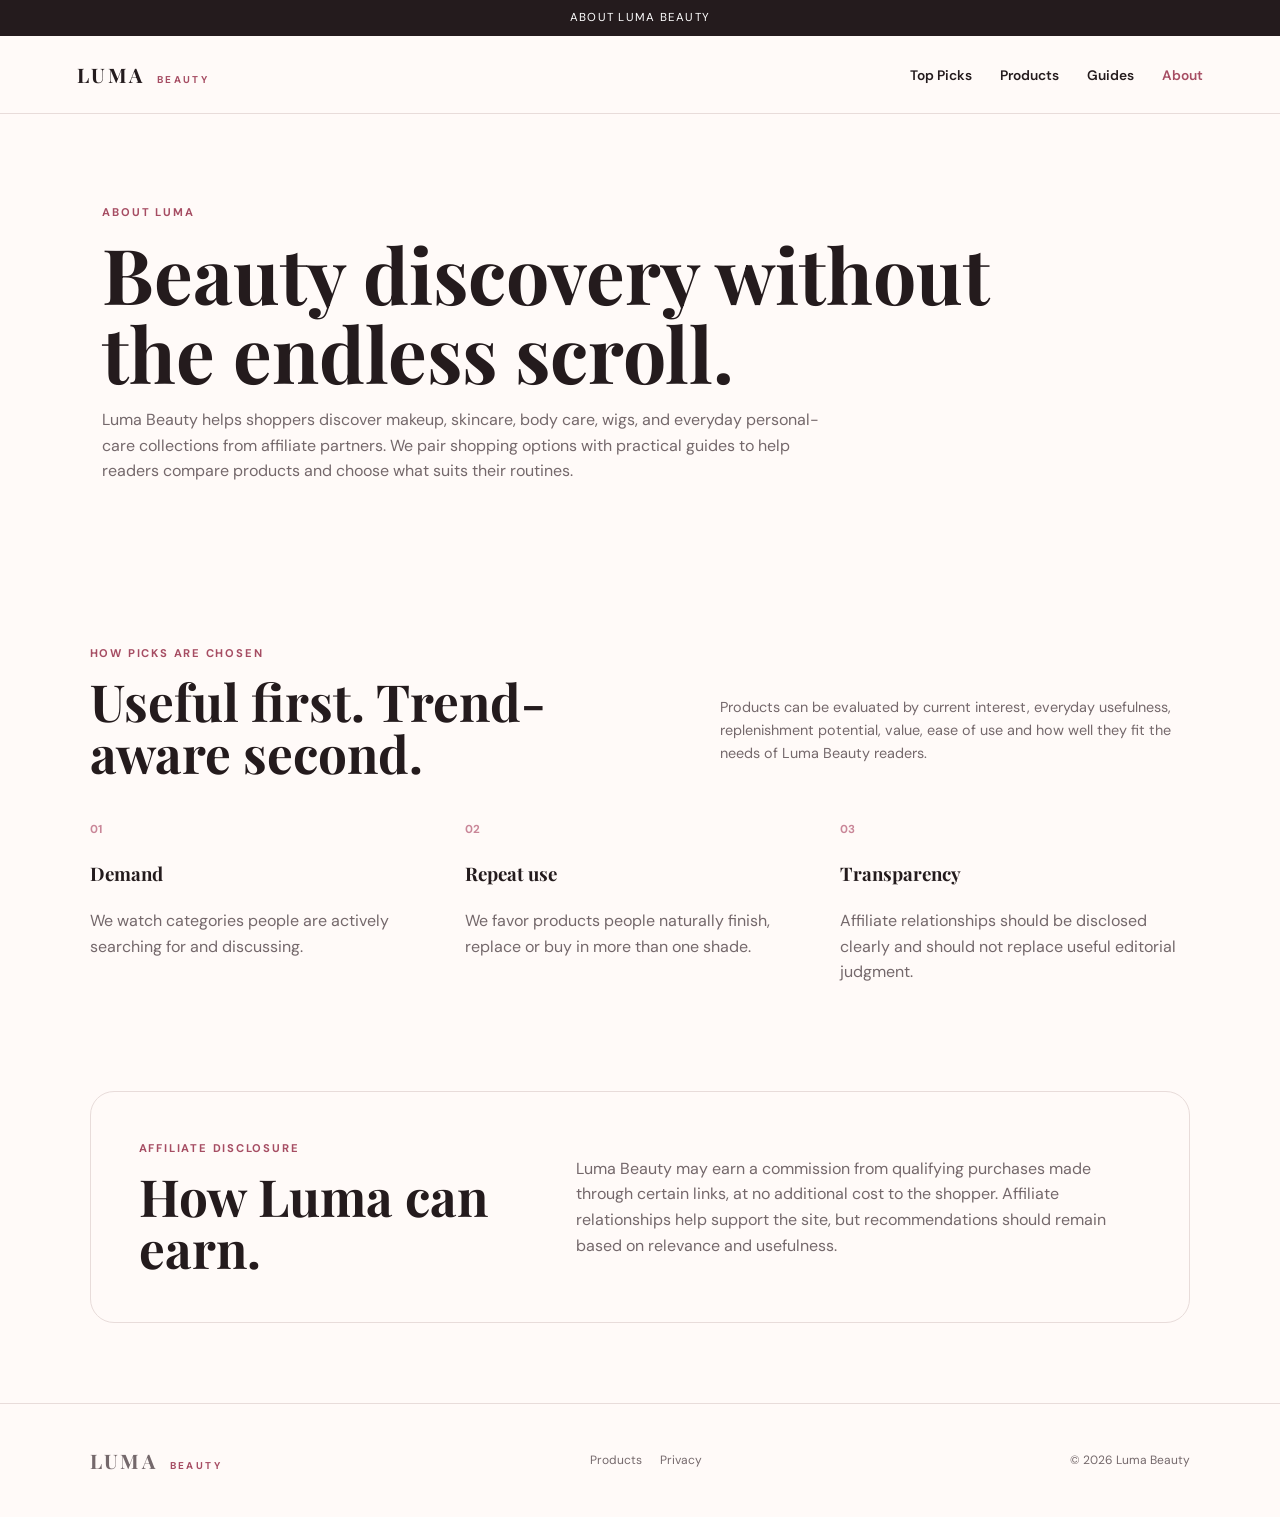
<file: about.html>
<!DOCTYPE html><html lang="en"><head><meta charset="UTF-8"><meta name="viewport" content="width=device-width,initial-scale=1"><meta name="description" content="About Luma Beauty and how products are selected."><title>About | Luma Beauty</title><link rel="preconnect" href="https://fonts.googleapis.com"><link rel="preconnect" href="https://fonts.gstatic.com" crossorigin><link href="https://fonts.googleapis.com/css2?family=DM+Sans:wght@400;500;600;700&family=Playfair+Display:ital,wght@0,600;0,700;1,600&display=swap" rel="stylesheet"><link rel="stylesheet" href="styles.css"></head><body><div class="announcement">ABOUT LUMA BEAUTY</div><header class="site-header"><a class="brand" href="index.html">LUMA <span>BEAUTY</span></a><button class="menu-toggle" aria-label="Toggle navigation" aria-expanded="false">☰</button><nav class="nav-links"><a href="index.html#top-picks">Top Picks</a><a href="products.html">Products</a><a href="index.html#guides">Guides</a><a class="active-nav" href="about.html">About</a></nav></header><main><section class="catalog-hero"><p class="eyebrow">ABOUT LUMA</p><h1>Beauty discovery without the endless scroll.</h1><p>Luma Beauty helps shoppers discover makeup, skincare, body care, wigs, and everyday personal-care collections from affiliate partners. We pair shopping options with practical guides to help readers compare products and choose what suits their routines.</p></section><section class="section"><div class="section-heading"><div><p class="eyebrow">HOW PICKS ARE CHOSEN</p><h2>Useful first. Trend-aware second.</h2></div><p>Products can be evaluated by current interest, everyday usefulness, replenishment potential, value, ease of use and how well they fit the needs of Luma Beauty readers.</p></div><div class="principles" style="color:#241b1d"><div><strong>01</strong><h3>Demand</h3><p style="color:#74686b">We watch categories people are actively searching for and discussing.</p></div><div><strong>02</strong><h3>Repeat use</h3><p style="color:#74686b">We favor products people naturally finish, replace or buy in more than one shade.</p></div><div><strong>03</strong><h3>Transparency</h3><p style="color:#74686b">Affiliate relationships should be disclosed clearly and should not replace useful editorial judgment.</p></div></div></section><section class="disclosure"><div><p class="eyebrow">AFFILIATE DISCLOSURE</p><h2>How Luma can earn.</h2></div><p>Luma Beauty may earn a commission from qualifying purchases made through certain links, at no additional cost to the shopper. Affiliate relationships help support the site, but recommendations should remain based on relevance and usefulness.</p></section></main><footer><a class="brand footer-brand" href="index.html">LUMA <span>BEAUTY</span></a><div class="footer-links"><a href="products.html">Products</a><a href="privacy.html">Privacy</a></div><p>© <span id="year"></span> Luma Beauty</p></footer><script src="script.js"></script><script src="luma-config.js"></script><script src="creator-backend.js"></script></body></html>
</file>
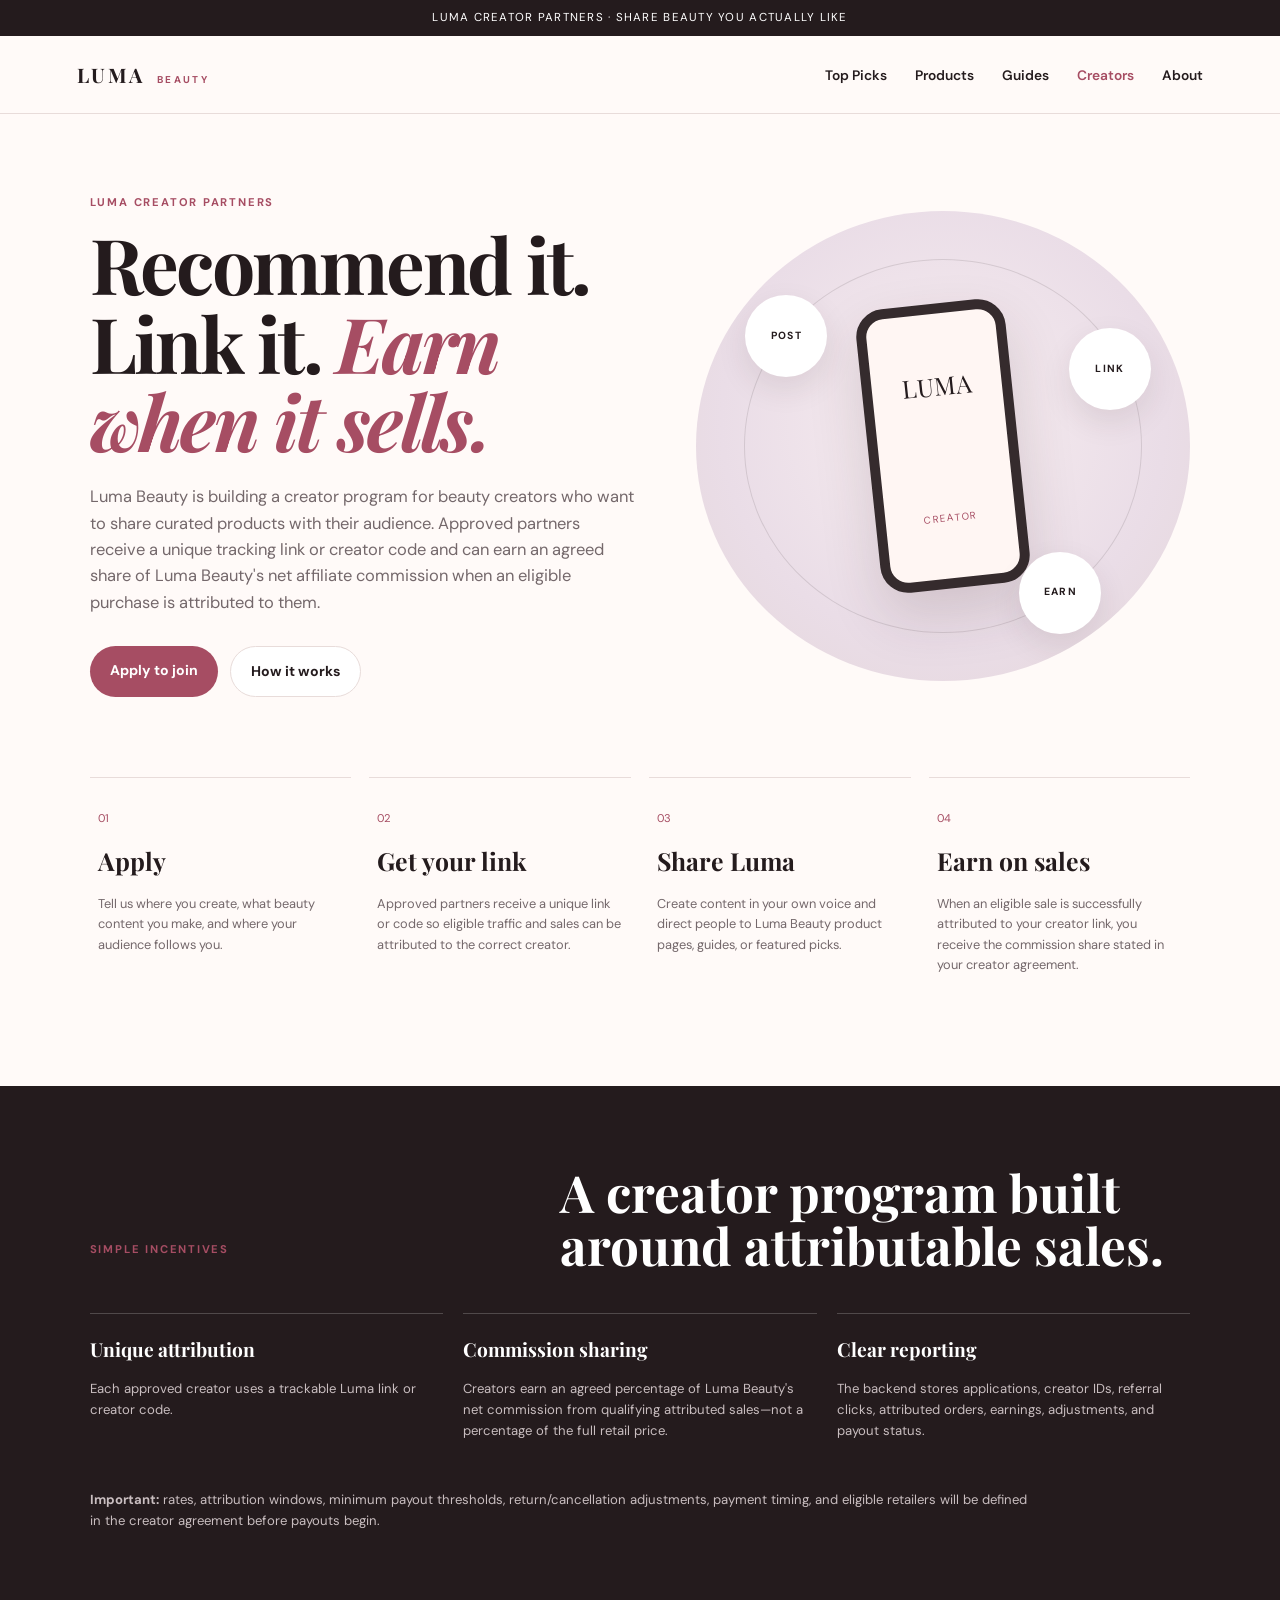
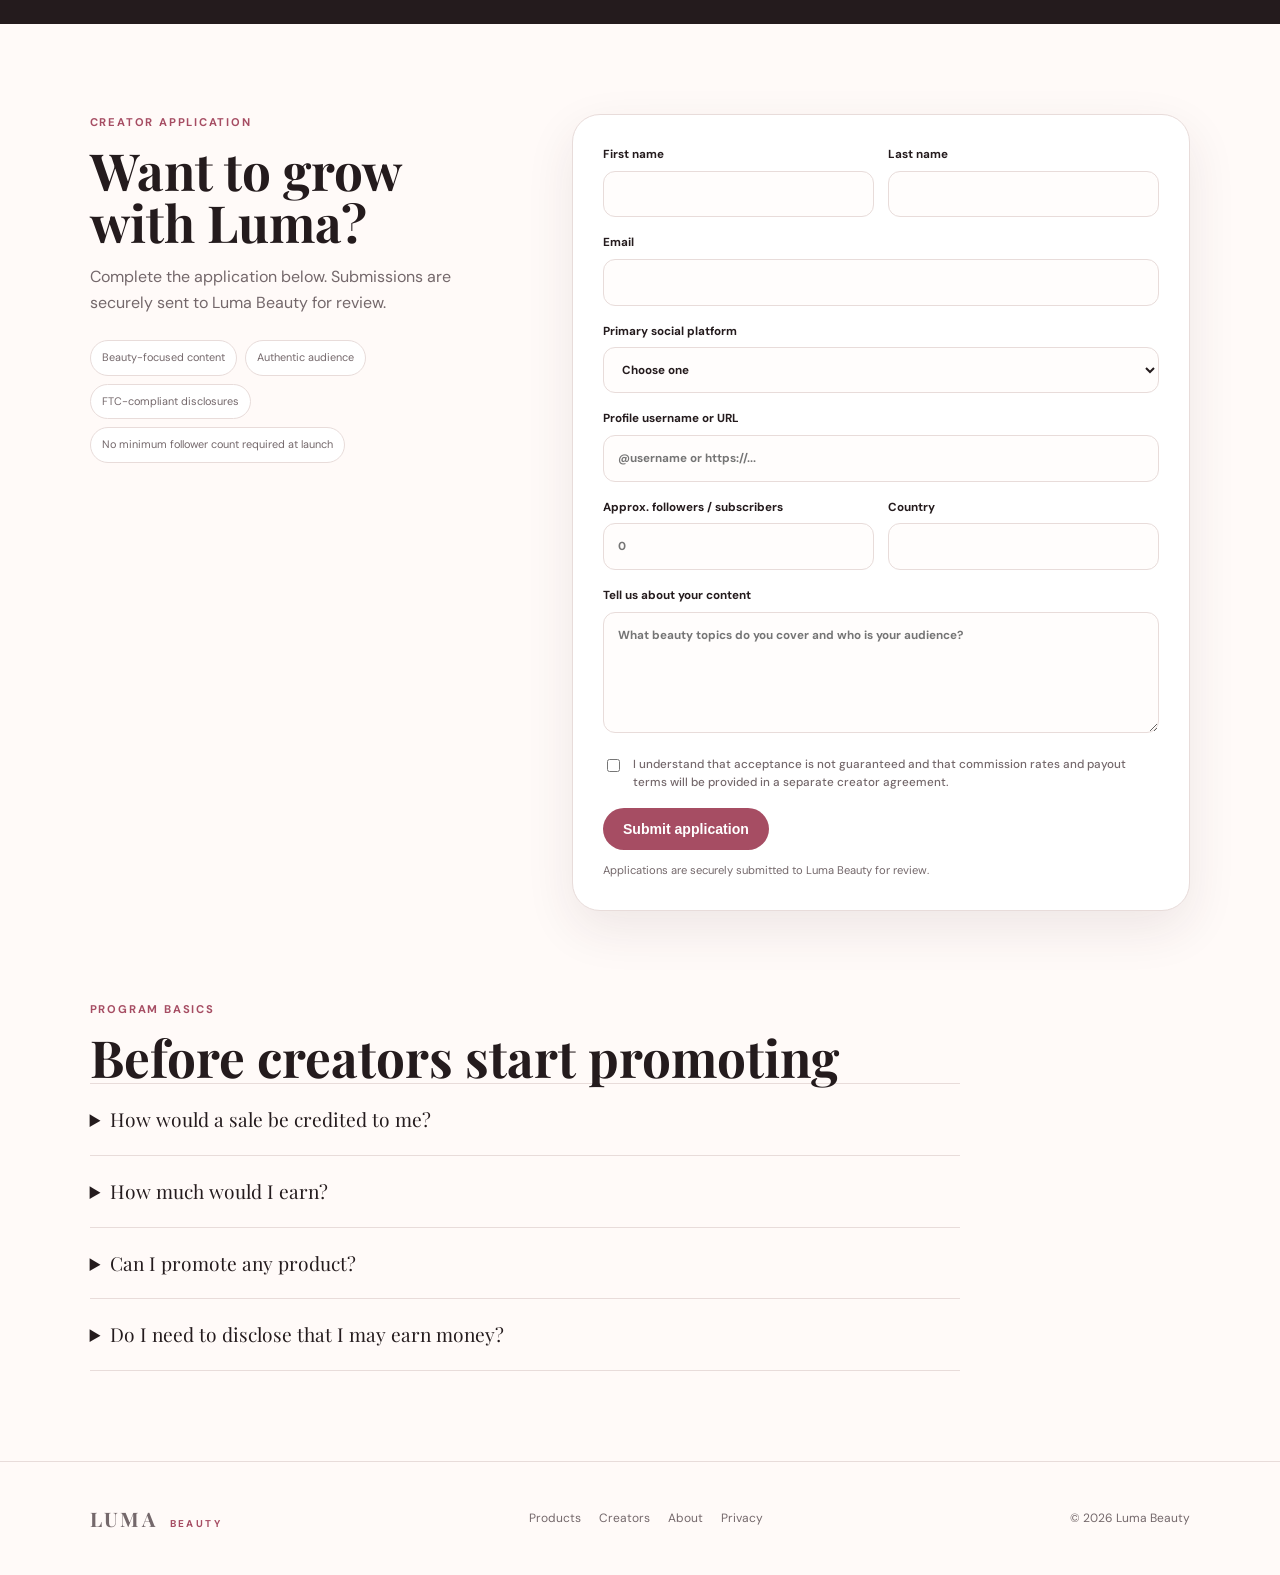
<file: creators.html>
<!DOCTYPE html>
<html lang="en">
<head>
  <meta charset="UTF-8" />
  <meta name="viewport" content="width=device-width, initial-scale=1.0" />
  <meta name="description" content="Apply to become a Luma Beauty Creator Partner and earn a share of Luma Beauty's eligible affiliate commission on attributable sales." />
  <title>Creator Partners | Luma Beauty</title>
  <link rel="preconnect" href="https://fonts.googleapis.com">
  <link rel="preconnect" href="https://fonts.gstatic.com" crossorigin>
  <link href="https://fonts.googleapis.com/css2?family=DM+Sans:wght@400;500;600;700&family=Playfair+Display:ital,wght@0,600;0,700;1,600&display=swap" rel="stylesheet">
  <link rel="stylesheet" href="styles.css" />
  <link rel="stylesheet" href="creator.css" />
</head>
<body>
  <div class="announcement">LUMA CREATOR PARTNERS · SHARE BEAUTY YOU ACTUALLY LIKE</div>
  <header class="site-header">
    <a class="brand" href="index.html">LUMA <span>BEAUTY</span></a>
    <button class="menu-toggle" aria-label="Toggle navigation" aria-expanded="false">☰</button>
    <nav class="nav-links" aria-label="Primary navigation">
      <a href="index.html#top-picks">Top Picks</a><a href="products.html">Products</a><a href="index.html#guides">Guides</a><a class="active-nav" href="creators.html">Creators</a><a href="about.html">About</a>
    </nav>
  </header>
  <main>
    <section class="creator-hero"><div><p class="eyebrow">LUMA CREATOR PARTNERS</p><h1>Recommend it. Link it. <em>Earn when it sells.</em></h1><p class="creator-lead">Luma Beauty is building a creator program for beauty creators who want to share curated products with their audience. Approved partners receive a unique tracking link or creator code and can earn an agreed share of Luma Beauty's net affiliate commission when an eligible purchase is attributed to them.</p><div class="hero-actions"><a class="button button-primary" href="#apply">Apply to join</a><a class="button button-secondary" href="#how-it-works">How it works</a></div></div><div class="creator-orbit" aria-hidden="true"><div class="creator-ring"></div><div class="creator-phone">LUMA<br><span>CREATOR</span></div><div class="creator-bubble bubble-one">POST</div><div class="creator-bubble bubble-two">LINK</div><div class="creator-bubble bubble-three">EARN</div></div></section>
    <section class="creator-steps" id="how-it-works"><article><span>01</span><h2>Apply</h2><p>Tell us where you create, what beauty content you make, and where your audience follows you.</p></article><article><span>02</span><h2>Get your link</h2><p>Approved partners receive a unique link or code so eligible traffic and sales can be attributed to the correct creator.</p></article><article><span>03</span><h2>Share Luma</h2><p>Create content in your own voice and direct people to Luma Beauty product pages, guides, or featured picks.</p></article><article><span>04</span><h2>Earn on sales</h2><p>When an eligible sale is successfully attributed to your creator link, you receive the commission share stated in your creator agreement.</p></article></section>
    <section class="creator-economics"><div><p class="eyebrow">SIMPLE INCENTIVES</p><h2>A creator program built around attributable sales.</h2></div><div class="economics-grid"><div><strong>Unique attribution</strong><p>Each approved creator uses a trackable Luma link or creator code.</p></div><div><strong>Commission sharing</strong><p>Creators earn an agreed percentage of Luma Beauty's net commission from qualifying attributed sales—not a percentage of the full retail price.</p></div><div><strong>Clear reporting</strong><p>The backend stores applications, creator IDs, referral clicks, attributed orders, earnings, adjustments, and payout status.</p></div></div><p class="program-note"><strong>Important:</strong> rates, attribution windows, minimum payout thresholds, return/cancellation adjustments, payment timing, and eligible retailers will be defined in the creator agreement before payouts begin.</p></section>
    <section class="creator-apply" id="apply"><div class="apply-copy"><p class="eyebrow">CREATOR APPLICATION</p><h2>Want to grow with Luma?</h2><p>Complete the application below. Submissions are securely sent to Luma Beauty for review.</p><div class="creator-fit"><span>Beauty-focused content</span><span>Authentic audience</span><span>FTC-compliant disclosures</span><span>No minimum follower count required at launch</span></div></div><form class="creator-form" id="creatorApplication"><div class="field-row"><label>First name<input name="firstName" autocomplete="given-name" required></label><label>Last name<input name="lastName" autocomplete="family-name" required></label></div><label>Email<input type="email" name="email" autocomplete="email" required></label><label>Primary social platform<select name="platform" required><option value="">Choose one</option><option>TikTok</option><option>Instagram</option><option>YouTube</option><option>Pinterest</option><option>Blog / Website</option><option>Other</option></select></label><label>Profile username or URL<input type="text" name="profile" placeholder="@username or https://..." required></label><div class="field-row"><label>Approx. followers / subscribers<input type="number" name="followers" min="0" placeholder="0"></label><label>Country<input name="country" autocomplete="country-name" required></label></div><label>Tell us about your content<textarea name="about" rows="5" placeholder="What beauty topics do you cover and who is your audience?" required></textarea></label><label class="check-field"><input type="checkbox" required><span>I understand that acceptance is not guaranteed and that commission rates and payout terms will be provided in a separate creator agreement.</span></label><button class="button button-primary creator-submit" type="submit">Submit application</button><p class="form-status" id="creatorFormStatus" role="status">Applications are securely submitted to Luma Beauty for review.</p></form></section>
    <section class="creator-faq"><p class="eyebrow">PROGRAM BASICS</p><h2>Before creators start promoting</h2><details><summary>How would a sale be credited to me?</summary><p>Approved creators receive unique tracking links such as <strong>?ref=creatorcode</strong>. Luma stores the creator attribution for a limited attribution window, while final sale confirmation comes from the participating affiliate network or retailer.</p></details><details><summary>How much would I earn?</summary><p>The creator's percentage will be specified in the creator agreement. It is calculated from eligible commission actually received by Luma Beauty, after returns, cancellations, network adjustments, taxes, or other excluded amounts described in the agreement.</p></details><details><summary>Can I promote any product?</summary><p>Creators should only promote products and links that are approved for the program and must follow the advertising, endorsement, affiliate-network, retailer, and platform rules that apply.</p></details><details><summary>Do I need to disclose that I may earn money?</summary><p>Yes. Creator content must use clear disclosures appropriate for the platform and applicable advertising rules.</p></details></section>
  </main>
  <footer><a class="brand footer-brand" href="index.html">LUMA <span>BEAUTY</span></a><div class="footer-links"><a href="products.html">Products</a><a href="creators.html">Creators</a><a href="about.html">About</a><a href="privacy.html">Privacy</a></div><p>© <span id="year"></span> Luma Beauty</p></footer>
  <script src="script.js"></script><script src="luma-config.js"></script><script src="creator-backend.js"></script>
</body>
</html>
</file>
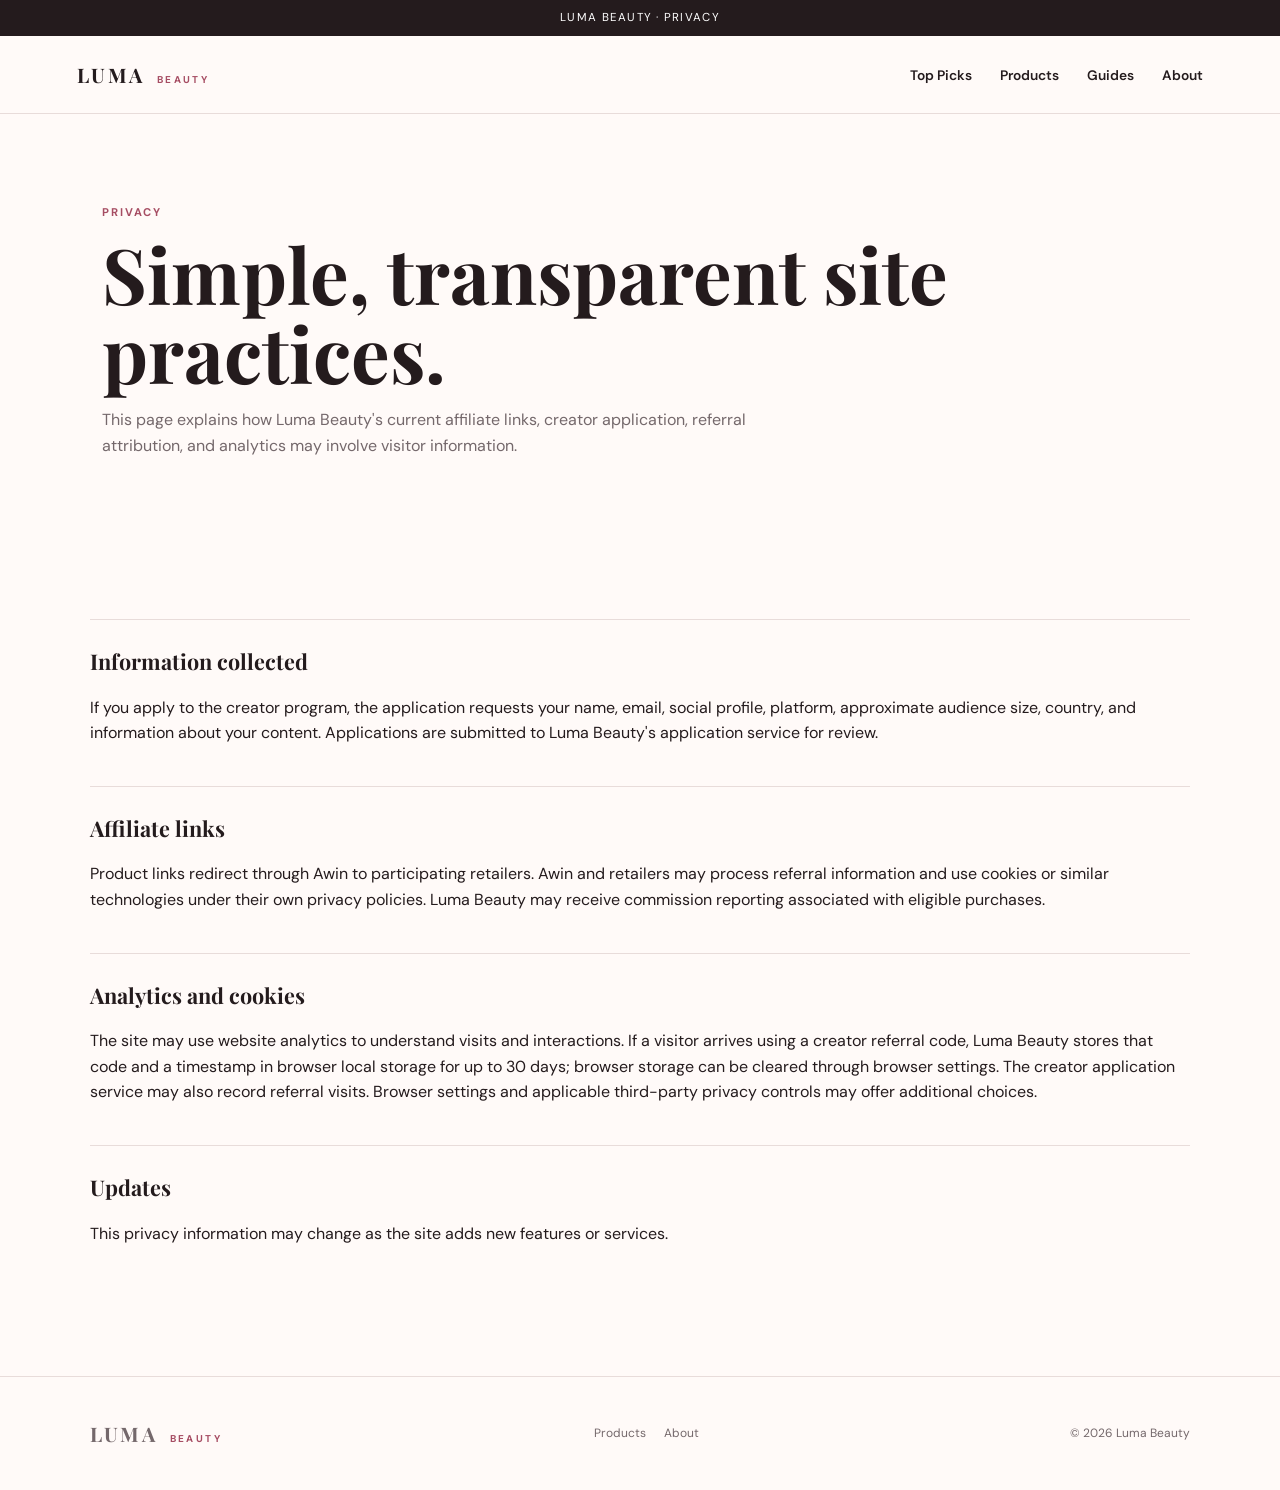
<file: privacy.html>
<!DOCTYPE html><html lang="en"><head><meta charset="UTF-8"><meta name="viewport" content="width=device-width,initial-scale=1"><meta name="description" content="Luma Beauty privacy information."><title>Privacy | Luma Beauty</title><link rel="preconnect" href="https://fonts.googleapis.com"><link rel="preconnect" href="https://fonts.gstatic.com" crossorigin><link href="https://fonts.googleapis.com/css2?family=DM+Sans:wght@400;500;600;700&family=Playfair+Display:ital,wght@0,600;0,700;1,600&display=swap" rel="stylesheet"><link rel="stylesheet" href="styles.css"></head><body><div class="announcement">LUMA BEAUTY · PRIVACY</div><header class="site-header"><a class="brand" href="index.html">LUMA <span>BEAUTY</span></a><button class="menu-toggle" aria-label="Toggle navigation" aria-expanded="false">☰</button><nav class="nav-links"><a href="index.html#top-picks">Top Picks</a><a href="products.html">Products</a><a href="index.html#guides">Guides</a><a href="about.html">About</a></nav></header><main><section class="catalog-hero"><p class="eyebrow">PRIVACY</p><h1>Simple, transparent site practices.</h1><p>This page explains how Luma Beauty's current affiliate links, creator application, referral attribution, and analytics may involve visitor information.</p></section><section class="section"><div class="guide-list"><div style="padding:24px 0;border-bottom:1px solid #e8dcda"><strong>Information collected</strong><p>If you apply to the creator program, the application requests your name, email, social profile, platform, approximate audience size, country, and information about your content. Applications are submitted to Luma Beauty's application service for review.</p></div><div style="padding:24px 0;border-bottom:1px solid #e8dcda"><strong>Affiliate links</strong><p>Product links redirect through Awin to participating retailers. Awin and retailers may process referral information and use cookies or similar technologies under their own privacy policies. Luma Beauty may receive commission reporting associated with eligible purchases.</p></div><div style="padding:24px 0;border-bottom:1px solid #e8dcda"><strong>Analytics and cookies</strong><p>The site may use website analytics to understand visits and interactions. If a visitor arrives using a creator referral code, Luma Beauty stores that code and a timestamp in browser local storage for up to 30 days; browser storage can be cleared through browser settings. The creator application service may also record referral visits. Browser settings and applicable third-party privacy controls may offer additional choices.</p></div><div style="padding:24px 0"><strong>Updates</strong><p>This privacy information may change as the site adds new features or services.</p></div></div></section></main><footer><a class="brand footer-brand" href="index.html">LUMA <span>BEAUTY</span></a><div class="footer-links"><a href="products.html">Products</a><a href="about.html">About</a></div><p>© <span id="year"></span> Luma Beauty</p></footer><script src="script.js"></script></body></html>
</file>
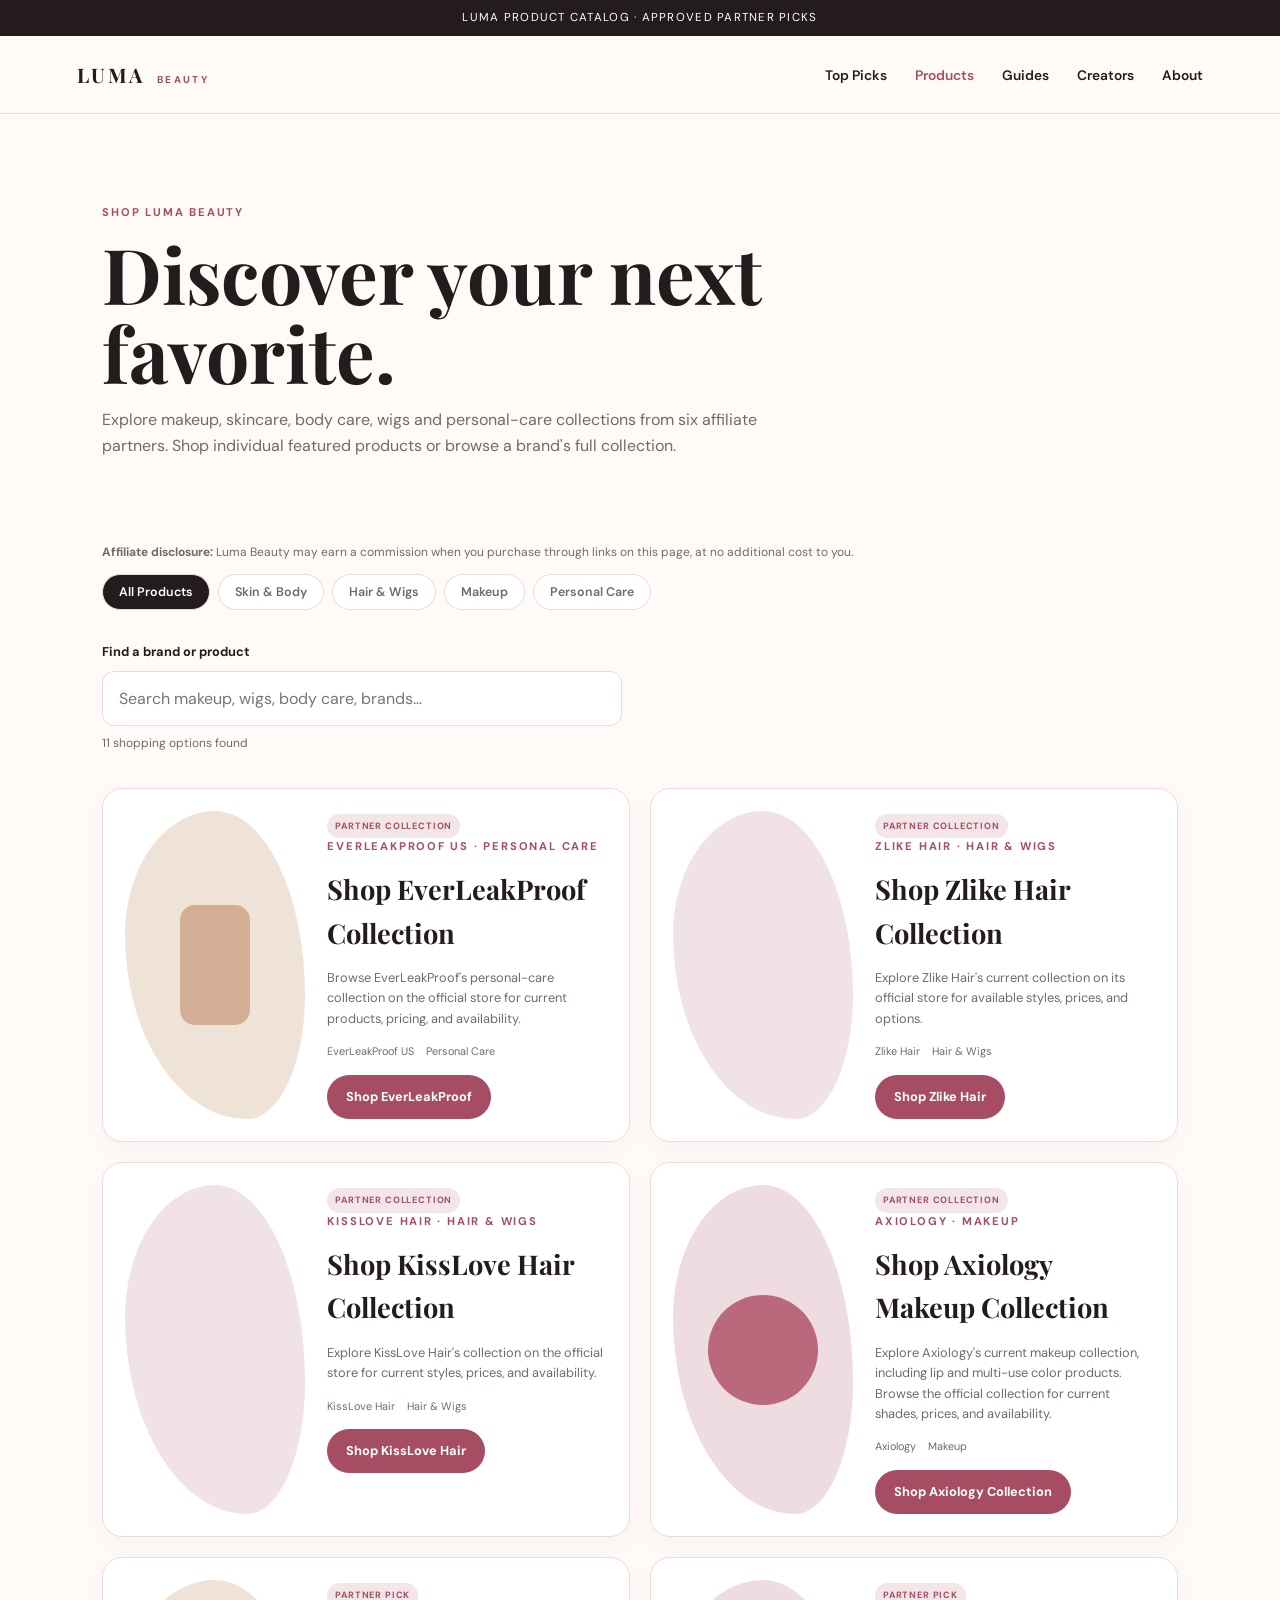
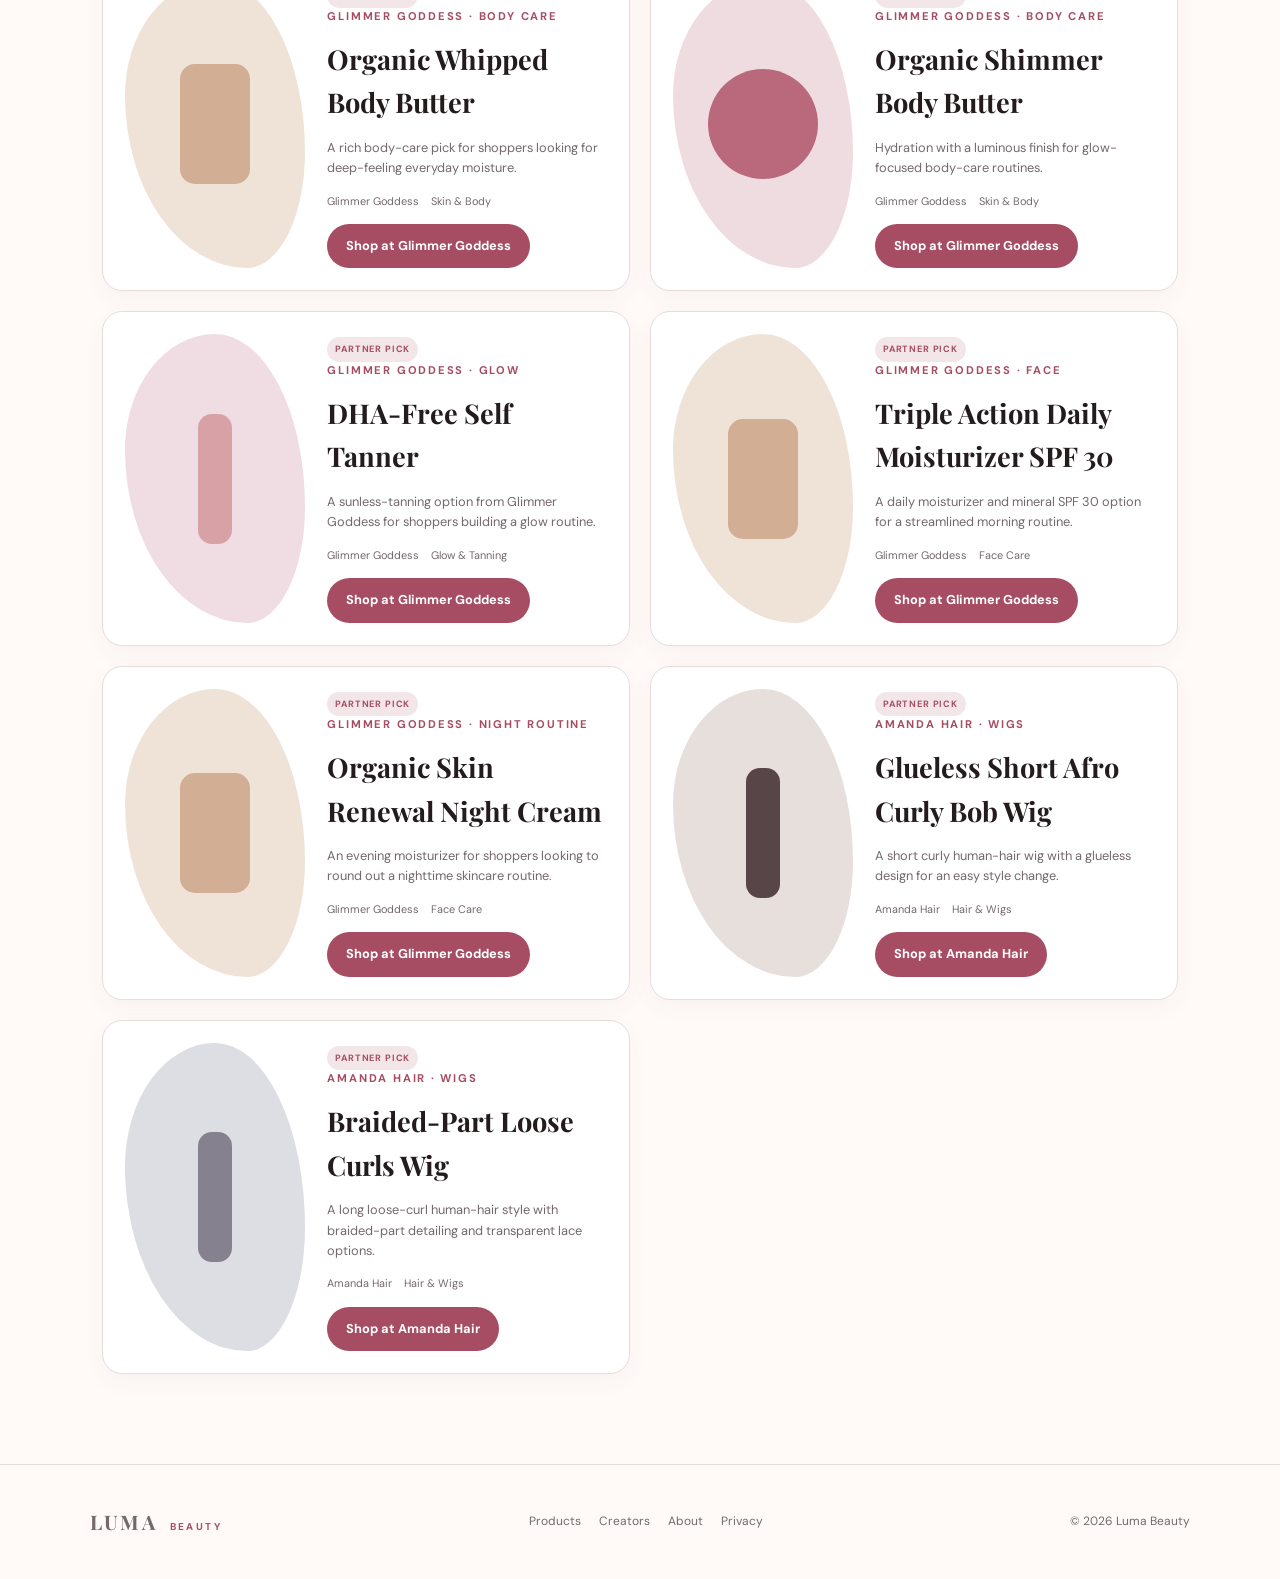
<file: products.html>
<!DOCTYPE html>
<html lang="en">
<head>
  <meta charset="UTF-8" />
  <meta name="viewport" content="width=device-width, initial-scale=1.0" />
  <meta name="description" content="Browse Luma Beauty's makeup, skincare, hair, wigs, body care and personal-care affiliate collections." />
  <title>Shop Makeup, Skincare, Wigs &amp; Body Care | Luma Beauty</title>
  <link rel="canonical" href="https://lumabeautyfashion.com/products.html" />
  <meta property="og:type" content="website" />
  <meta property="og:title" content="Shop Makeup, Skincare, Wigs &amp; Body Care | Luma Beauty" />
  <meta property="og:description" content="Explore makeup, skincare, body care, wigs and personal-care finds from Luma Beauty affiliate partners." />
  <meta property="og:url" content="https://lumabeautyfashion.com/products.html" />
  <link rel="preconnect" href="https://fonts.googleapis.com">
  <link rel="preconnect" href="https://fonts.gstatic.com" crossorigin>
  <link href="https://fonts.googleapis.com/css2?family=DM+Sans:wght@400;500;600;700&family=Playfair+Display:ital,wght@0,600;0,700;1,600&display=swap" rel="stylesheet">
  <link rel="stylesheet" href="styles.css" />
</head>
<body>
  <div class="announcement">LUMA PRODUCT CATALOG · APPROVED PARTNER PICKS</div>
  <header class="site-header">
    <a class="brand" href="index.html">LUMA <span>BEAUTY</span></a>
    <button class="menu-toggle" aria-label="Toggle navigation" aria-expanded="false">☰</button>
    <nav class="nav-links"><a href="index.html#top-picks">Top Picks</a><a class="active-nav" href="products.html">Products</a><a href="index.html#guides">Guides</a><a href="creators.html">Creators</a><a href="about.html">About</a></nav>
  </header>
  <main>
    <section class="catalog-hero">
      <p class="eyebrow">SHOP LUMA BEAUTY</p>
      <h1>Discover your next favorite.</h1>
      <p>Explore makeup, skincare, body care, wigs and personal-care collections from six affiliate partners. Shop individual featured products or browse a brand's full collection.</p>
    </section>
    <section class="catalog-tools">
      <p class="catalog-note"><strong>Affiliate disclosure:</strong> Luma Beauty may earn a commission when you purchase through links on this page, at no additional cost to you.</p>
      <div class="filters" aria-label="Product filters">
        <button class="filter active" data-filter="all">All Products</button>
        <button class="filter" data-filter="skincare">Skin &amp; Body</button>
        <button class="filter" data-filter="hair">Hair &amp; Wigs</button><button class="filter" data-filter="makeup">Makeup</button><button class="filter" data-filter="personal-care">Personal Care</button>
      </div>
    </section>
    <div class="catalog-search-wrap"><label for="catalog-search">Find a brand or product</label><input id="catalog-search" type="search" placeholder="Search makeup, wigs, body care, brands…" autocomplete="off"><p id="catalog-count" aria-live="polite"></p></div><section class="catalog-grid" id="catalog">
      <article class="catalog-item product-card" id="everleakproof-collection" data-category="personal-care"><div class="catalog-art art-skin"><span></span></div><div><span class="priority very-high">PARTNER COLLECTION</span><p class="product-kicker">EVERLEAKPROOF US · PERSONAL CARE</p><h2>Shop EverLeakProof Collection</h2><p>Browse EverLeakProof's personal-care collection on the official store for current products, pricing, and availability.</p><div class="catalog-meta"><span>EverLeakProof US</span><span>Personal Care</span></div><a class="shop-button" href="https://www.awin1.com/cread.php?awinmid=121298&amp;awinaffid=3088753&amp;clickref=everleakproof&amp;clickref2=all-products&amp;ued=https%3A%2F%2Feverleakproof.com%2Fcollections%2Fall" target="_blank" rel="sponsored noopener noreferrer">Shop EverLeakProof</a></div></article>
      <article class="catalog-item product-card" id="zlike-hair-collection" data-category="hair"><div class="catalog-art art-hair"><span></span></div><div><span class="priority very-high">PARTNER COLLECTION</span><p class="product-kicker">ZLIKE HAIR · HAIR &amp; WIGS</p><h2>Shop Zlike Hair Collection</h2><p>Explore Zlike Hair's current collection on its official store for available styles, prices, and options.</p><div class="catalog-meta"><span>Zlike Hair</span><span>Hair &amp; Wigs</span></div><a class="shop-button" href="https://www.awin1.com/cread.php?awinmid=102013&amp;awinaffid=3088753&amp;clickref=zlike-hair&amp;clickref2=all-products&amp;ued=https%3A%2F%2Fzlikehair.com%2Fcollections%2Fall" target="_blank" rel="sponsored noopener noreferrer">Shop Zlike Hair</a></div></article>
      <article class="catalog-item product-card" id="kisslove-hair-collection" data-category="hair"><div class="catalog-art art-hair"><span></span></div><div><span class="priority very-high">PARTNER COLLECTION</span><p class="product-kicker">KISSLOVE HAIR · HAIR &amp; WIGS</p><h2>Shop KissLove Hair Collection</h2><p>Explore KissLove Hair's collection on the official store for current styles, prices, and availability.</p><div class="catalog-meta"><span>KissLove Hair</span><span>Hair &amp; Wigs</span></div><a class="shop-button" href="https://www.awin1.com/cread.php?awinmid=52333&amp;awinaffid=3088753&amp;clickref=kisslove-hair&amp;clickref2=all-products&amp;ued=https%3A%2F%2Fwww.kisslovehair.com%2Fcollections%2Fkisslove-hair" target="_blank" rel="sponsored noopener noreferrer">Shop KissLove Hair</a></div></article>
      <article class="catalog-item product-card" id="axiology-collection" data-category="makeup"><div class="catalog-art art-blush"><span></span></div><div><span class="priority very-high">PARTNER COLLECTION</span><p class="product-kicker">AXIOLOGY · MAKEUP</p><h2>Shop Axiology Makeup Collection</h2><p>Explore Axiology's current makeup collection, including lip and multi-use color products. Browse the official collection for current shades, prices, and availability.</p><div class="catalog-meta"><span>Axiology</span><span>Makeup</span></div><a class="shop-button" href="https://www.awin1.com/cread.php?awinmid=58643&amp;awinaffid=3088753&amp;clickref=axiology&amp;clickref2=all-products&amp;ued=https%3A%2F%2Faxiologybeauty.com%2Fcollections%2Fall" target="_blank" rel="sponsored noopener noreferrer">Shop Axiology Collection</a></div></article>
      <article class="catalog-item product-card" id="whipped-body-butter" data-category="skincare"><div class="catalog-art art-skin"><span></span></div><div><span class="priority very-high">PARTNER PICK</span><p class="product-kicker">GLIMMER GODDESS · BODY CARE</p><h2>Organic Whipped Body Butter</h2><p>A rich body-care pick for shoppers looking for deep-feeling everyday moisture.</p><div class="catalog-meta"><span>Glimmer Goddess</span><span>Skin &amp; Body</span></div><a class="shop-button" href="https://www.awin1.com/cread.php?awinmid=96981&amp;awinaffid=3088753&amp;campaign=Showcase20&amp;clickref=skincare&amp;clickref2=whipped-body-butter&amp;ued=https%3A%2F%2Fglimmergoddess.com%2Fproducts%2Forganic-whipped-body-butter-for-extremely-dry-skin" target="_blank" rel="sponsored noopener">Shop at Glimmer Goddess</a></div></article>
      <article class="catalog-item product-card" id="shimmer-body-butter" data-category="skincare"><div class="catalog-art art-blush"><span></span></div><div><span class="priority very-high">PARTNER PICK</span><p class="product-kicker">GLIMMER GODDESS · BODY CARE</p><h2>Organic Shimmer Body Butter</h2><p>Hydration with a luminous finish for glow-focused body-care routines.</p><div class="catalog-meta"><span>Glimmer Goddess</span><span>Skin &amp; Body</span></div><a class="shop-button" href="https://www.awin1.com/cread.php?awinmid=96981&amp;awinaffid=3088753&amp;campaign=Showcase20&amp;clickref=skincare&amp;clickref2=shimmer-body-butter&amp;ued=https%3A%2F%2Fglimmergoddess.com%2Fproducts%2Forganic-shimmer-body-butter-radiant-deep-hydration" target="_blank" rel="sponsored noopener">Shop at Glimmer Goddess</a></div></article>
      <article class="catalog-item product-card" id="dha-free-self-tanner" data-category="skincare"><div class="catalog-art art-oil"><span></span></div><div><span class="priority high">PARTNER PICK</span><p class="product-kicker">GLIMMER GODDESS · GLOW</p><h2>DHA-Free Self Tanner</h2><p>A sunless-tanning option from Glimmer Goddess for shoppers building a glow routine.</p><div class="catalog-meta"><span>Glimmer Goddess</span><span>Glow &amp; Tanning</span></div><a class="shop-button" href="https://www.awin1.com/cread.php?awinmid=96981&amp;awinaffid=3088753&amp;campaign=Showcase20&amp;clickref=skincare&amp;clickref2=dha-free-self-tanner&amp;ued=https%3A%2F%2Fglimmergoddess.com%2Fproducts%2Forganic-dha-free-natural-sunless-tanner-build-a-luscious-golden-tan" target="_blank" rel="sponsored noopener">Shop at Glimmer Goddess</a></div></article>
      <article class="catalog-item product-card" id="spf30-moisturizer" data-category="skincare"><div class="catalog-art art-skin"><span></span></div><div><span class="priority high">PARTNER PICK</span><p class="product-kicker">GLIMMER GODDESS · FACE</p><h2>Triple Action Daily Moisturizer SPF 30</h2><p>A daily moisturizer and mineral SPF 30 option for a streamlined morning routine.</p><div class="catalog-meta"><span>Glimmer Goddess</span><span>Face Care</span></div><a class="shop-button" href="https://www.awin1.com/cread.php?awinmid=96981&amp;awinaffid=3088753&amp;campaign=Showcase20&amp;clickref=skincare&amp;clickref2=spf30-moisturizer&amp;ued=https%3A%2F%2Fglimmergoddess.com%2Fproducts%2Ftriple-action-daily-moisturizer-organic-spf-30" target="_blank" rel="sponsored noopener">Shop at Glimmer Goddess</a></div></article>
      <article class="catalog-item product-card" id="night-cream" data-category="skincare"><div class="catalog-art art-concealer"><span></span></div><div><span class="priority high">PARTNER PICK</span><p class="product-kicker">GLIMMER GODDESS · NIGHT ROUTINE</p><h2>Organic Skin Renewal Night Cream</h2><p>An evening moisturizer for shoppers looking to round out a nighttime skincare routine.</p><div class="catalog-meta"><span>Glimmer Goddess</span><span>Face Care</span></div><a class="shop-button" href="https://www.awin1.com/cread.php?awinmid=96981&amp;awinaffid=3088753&amp;campaign=Showcase20&amp;clickref=skincare&amp;clickref2=night-cream&amp;ued=https%3A%2F%2Fglimmergoddess.com%2Fproducts%2Forganic-skin-renewal-night-face-cream-hydrates-lifts" target="_blank" rel="sponsored noopener">Shop at Glimmer Goddess</a></div></article>
      <article class="catalog-item product-card" id="afro-curly-bob" data-category="hair"><div class="catalog-art art-brow"><span></span></div><div><span class="priority very-high">PARTNER PICK</span><p class="product-kicker">AMANDA HAIR · WIGS</p><h2>Glueless Short Afro Curly Bob Wig</h2><p>A short curly human-hair wig with a glueless design for an easy style change.</p><div class="catalog-meta"><span>Amanda Hair</span><span>Hair &amp; Wigs</span></div><a class="shop-button" href="https://www.awin1.com/cread.php?awinmid=98061&amp;awinaffid=3088753&amp;clickref=hair&amp;clickref2=afro-curly-bob&amp;ued=https%3A%2F%2Famandahairs.com%2Fproducts%2Fglueless-short-afro-curly-bob-wig-13-4-4-4-brazilian-curly-hair-bob-wigsamanda-hair" target="_blank" rel="sponsored noopener">Shop at Amanda Hair</a></div></article>
      <article class="catalog-item product-card" id="braided-loose-curls" data-category="hair"><div class="catalog-art art-shadow"><span></span></div><div><span class="priority very-high">PARTNER PICK</span><p class="product-kicker">AMANDA HAIR · WIGS</p><h2>Braided-Part Loose Curls Wig</h2><p>A long loose-curl human-hair style with braided-part detailing and transparent lace options.</p><div class="catalog-meta"><span>Amanda Hair</span><span>Hair &amp; Wigs</span></div><a class="shop-button" href="https://www.awin1.com/cread.php?awinmid=98061&amp;awinaffid=3088753&amp;clickref=hair&amp;clickref2=braided-loose-curls&amp;ued=https%3A%2F%2Famandahairs.com%2Fproducts%2Fglueless-exquisite-long-loose-curls-human-hair-wig-with-braided-parting-natural-black-100-human-hair-clear-transparent-lace-front-closure-wig-amanda-hair" target="_blank" rel="sponsored noopener">Shop at Amanda Hair</a></div></article>
    </section><p class="catalog-empty" id="catalog-empty" hidden>No matching products found. Try a different search or category.</p>
  </main>
  <footer><a class="brand footer-brand" href="index.html">LUMA <span>BEAUTY</span></a><div class="footer-links"><a href="products.html">Products</a><a href="creators.html">Creators</a><a href="about.html">About</a><a href="privacy.html">Privacy</a></div><p>© <span id="year"></span> Luma Beauty</p></footer>
  <script src="script.js"></script>
  <script src="luma-config.js"></script>
  <script src="creator-backend.js"></script>
</body>
</html>
</file>
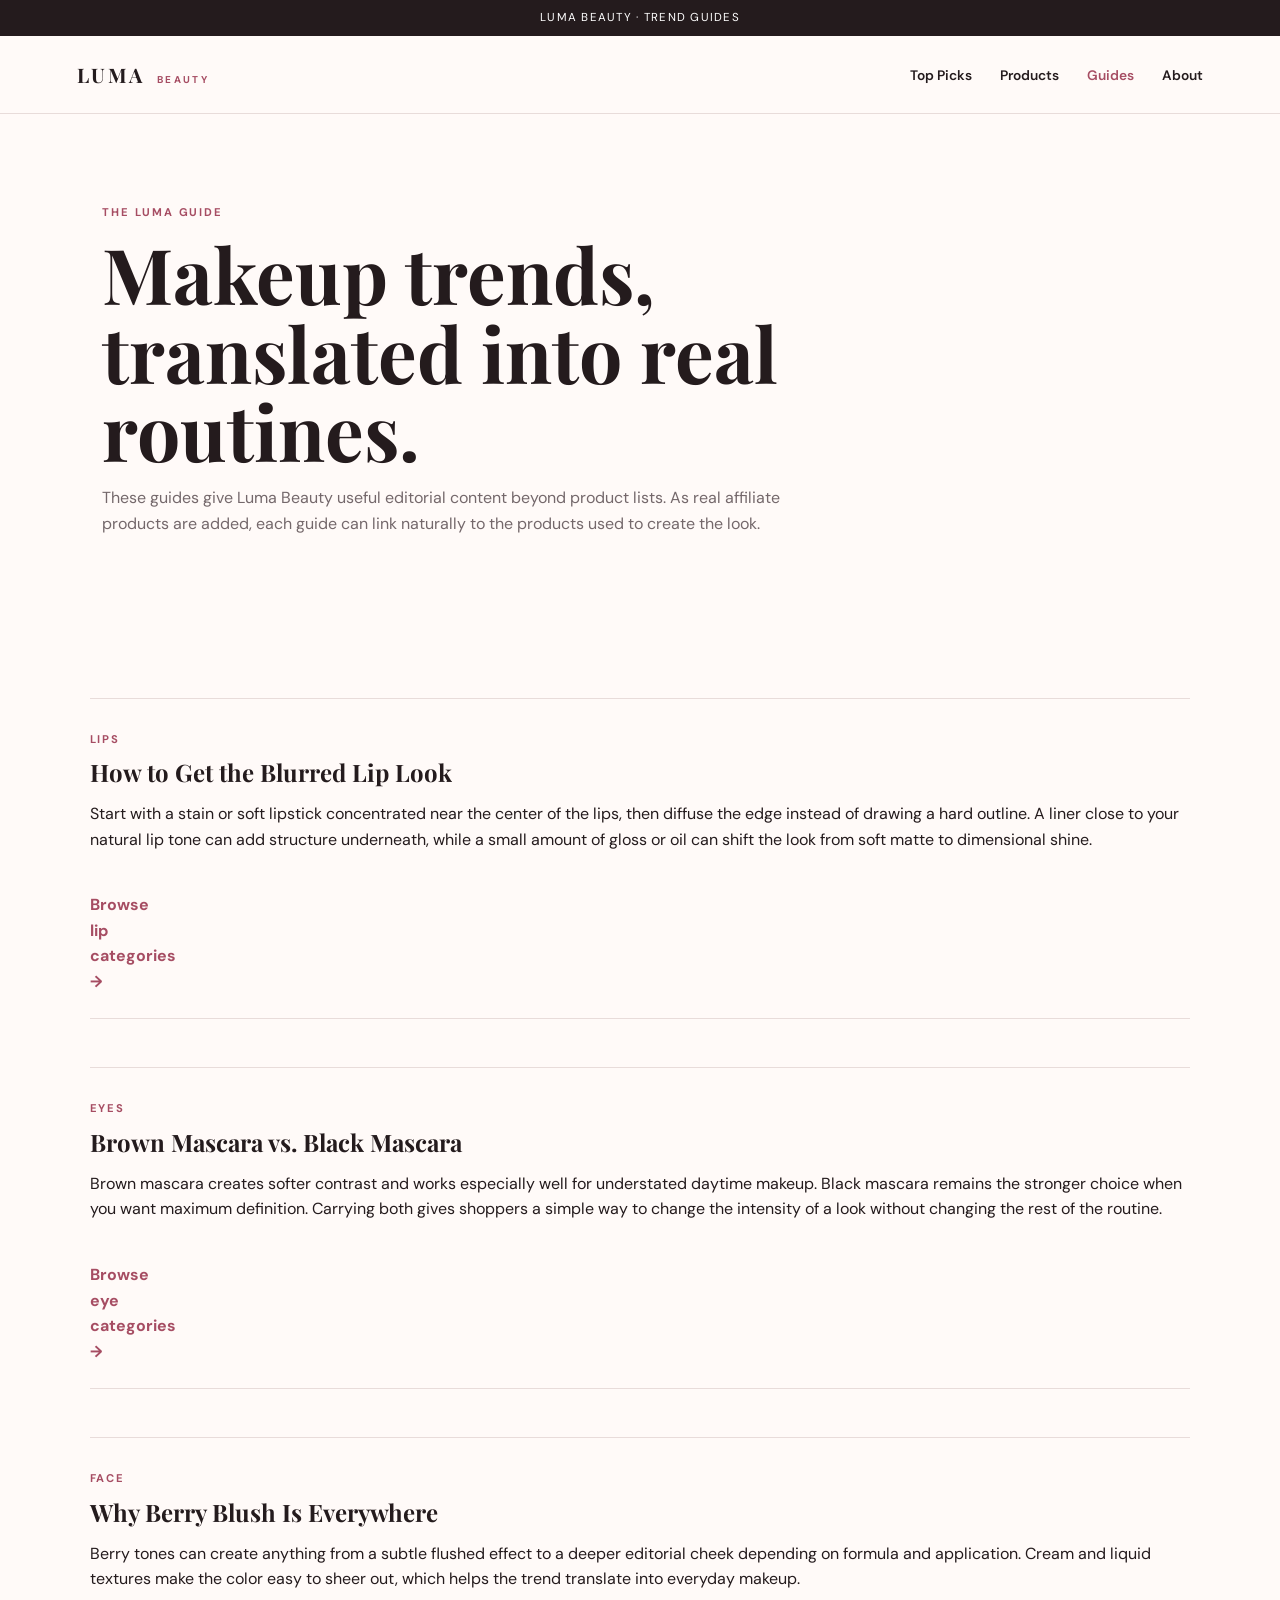
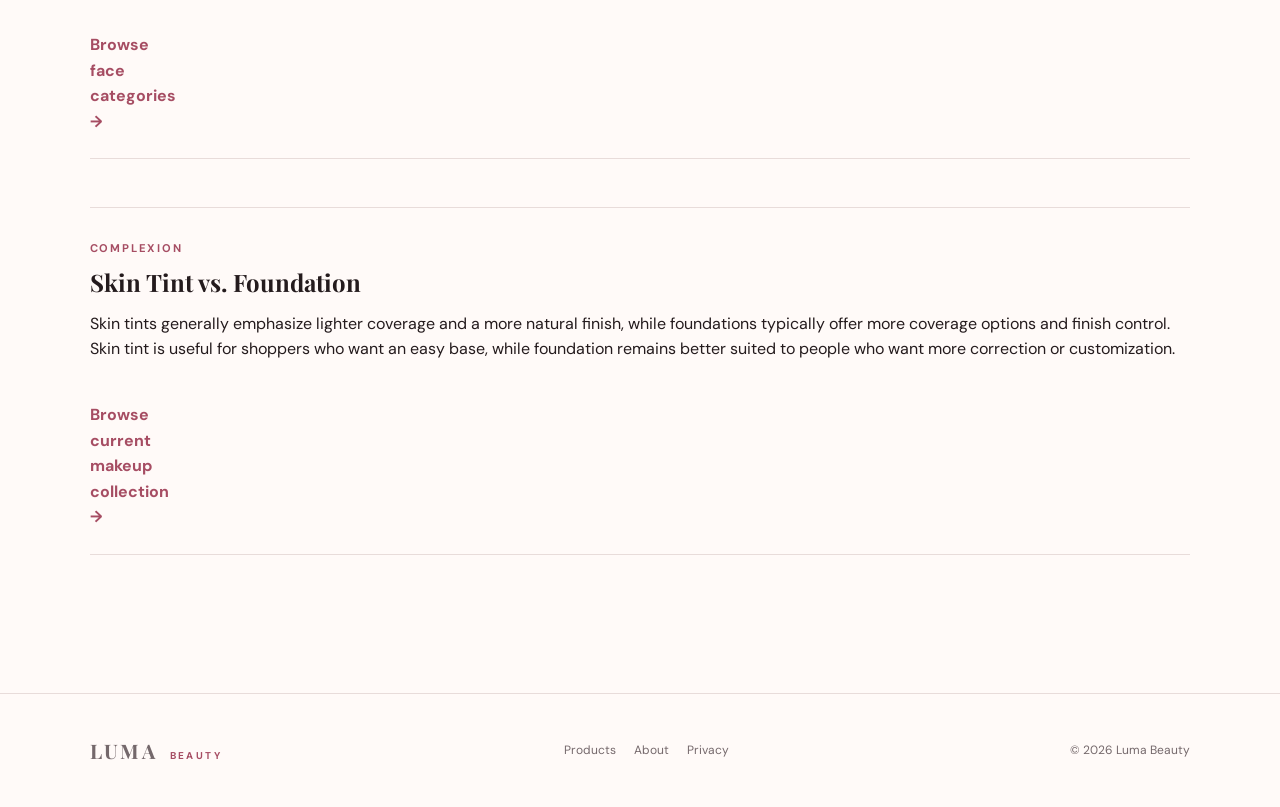
<file: trends.html>
<!DOCTYPE html><html lang="en"><head><meta charset="UTF-8"><meta name="viewport" content="width=device-width,initial-scale=1"><meta name="description" content="Luma Beauty guides to current makeup trends including blurred lips, berry blush, brown mascara and skin tints."><title>Beauty Guides | Luma Beauty</title><link rel="preconnect" href="https://fonts.googleapis.com"><link rel="preconnect" href="https://fonts.gstatic.com" crossorigin><link href="https://fonts.googleapis.com/css2?family=DM+Sans:wght@400;500;600;700&family=Playfair+Display:ital,wght@0,600;0,700;1,600&display=swap" rel="stylesheet"><link rel="stylesheet" href="styles.css"></head><body><div class="announcement">LUMA BEAUTY · TREND GUIDES</div><header class="site-header"><a class="brand" href="index.html">LUMA <span>BEAUTY</span></a><button class="menu-toggle" aria-label="Toggle navigation" aria-expanded="false">☰</button><nav class="nav-links"><a href="index.html#top-picks">Top Picks</a><a href="products.html">Products</a><a class="active-nav" href="trends.html">Guides</a><a href="about.html">About</a></nav></header><main><section class="catalog-hero"><p class="eyebrow">THE LUMA GUIDE</p><h1>Makeup trends, translated into real routines.</h1><p>These guides give Luma Beauty useful editorial content beyond product lists. As real affiliate products are added, each guide can link naturally to the products used to create the look.</p></section><section class="section"><div class="guide-list"><article id="blurred-lips" style="padding:32px 0;border-bottom:1px solid #e8dcda"><p class="eyebrow">LIPS</p><h2>How to Get the Blurred Lip Look</h2><p>Start with a stain or soft lipstick concentrated near the center of the lips, then diffuse the edge instead of drawing a hard outline. A liner close to your natural lip tone can add structure underneath, while a small amount of gloss or oil can shift the look from soft matte to dimensional shine.</p><p><a href="products.html?category=makeup" style="color:#a64d63;font-weight:700">Browse lip categories →</a></p></article><article id="brown-mascara" style="padding:32px 0;border-bottom:1px solid #e8dcda"><p class="eyebrow">EYES</p><h2>Brown Mascara vs. Black Mascara</h2><p>Brown mascara creates softer contrast and works especially well for understated daytime makeup. Black mascara remains the stronger choice when you want maximum definition. Carrying both gives shoppers a simple way to change the intensity of a look without changing the rest of the routine.</p><p><a href="products.html?category=makeup" style="color:#a64d63;font-weight:700">Browse eye categories →</a></p></article><article id="berry-blush" style="padding:32px 0;border-bottom:1px solid #e8dcda"><p class="eyebrow">FACE</p><h2>Why Berry Blush Is Everywhere</h2><p>Berry tones can create anything from a subtle flushed effect to a deeper editorial cheek depending on formula and application. Cream and liquid textures make the color easy to sheer out, which helps the trend translate into everyday makeup.</p><p><a href="products.html?category=makeup" style="color:#a64d63;font-weight:700">Browse face categories →</a></p></article><article id="skin-tint" style="padding:32px 0"><p class="eyebrow">COMPLEXION</p><h2>Skin Tint vs. Foundation</h2><p>Skin tints generally emphasize lighter coverage and a more natural finish, while foundations typically offer more coverage options and finish control. Skin tint is useful for shoppers who want an easy base, while foundation remains better suited to people who want more correction or customization.</p><p><a href="products.html#axiology-collection" style="color:#a64d63;font-weight:700">Browse current makeup collection →</a></p></article></div></section></main><footer><a class="brand footer-brand" href="index.html">LUMA <span>BEAUTY</span></a><div class="footer-links"><a href="products.html">Products</a><a href="about.html">About</a><a href="privacy.html">Privacy</a></div><p>© <span id="year"></span> Luma Beauty</p></footer><script src="script.js"></script><script src="luma-config.js"></script><script src="creator-backend.js"></script></body></html>
</file>
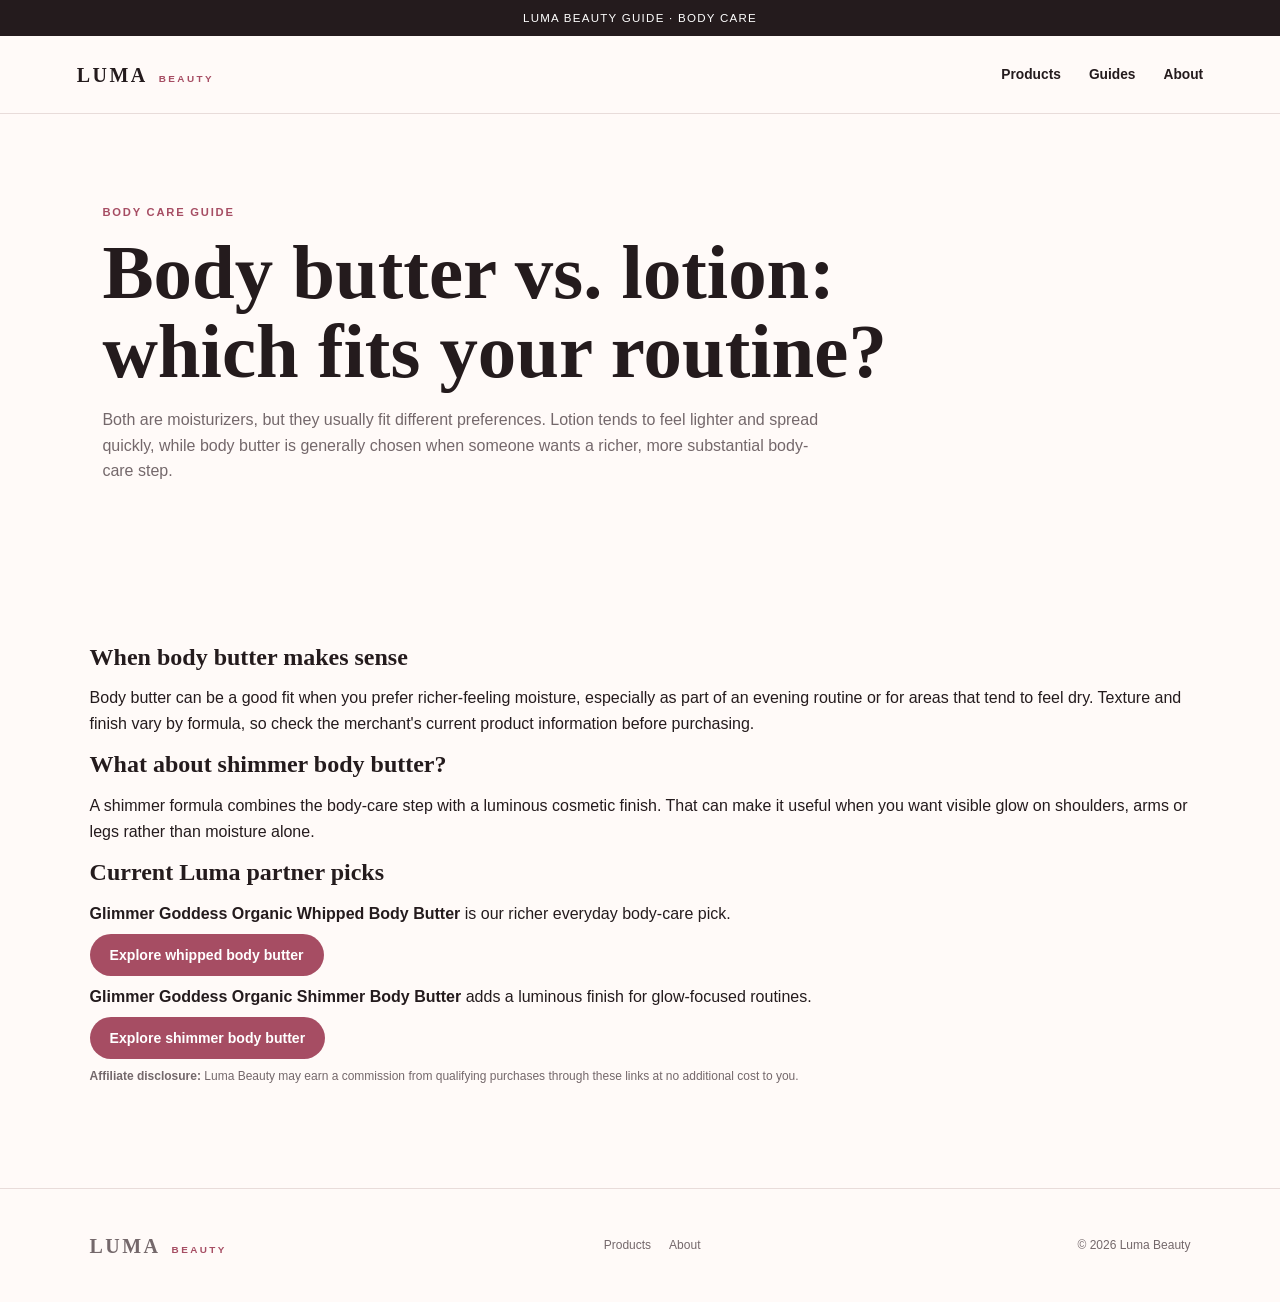
<file: guides/body-butter-vs-lotion.html>
<!DOCTYPE html><html lang="en"><head><meta charset="UTF-8"><meta name="viewport" content="width=device-width,initial-scale=1"><title>Body Butter vs Lotion: Which Should You Use? | Luma Beauty</title><meta name="description" content="Learn the practical difference between body butter and lotion and explore Luma Beauty's current Glimmer Goddess body-care partner picks."><link rel="canonical" href="https://lumabeautyfashion.com/guides/body-butter-vs-lotion.html"><link rel="stylesheet" href="../styles.css"><script type="application/ld+json">{"@context":"https://schema.org","@type":"Article","headline":"Body Butter vs Lotion: Which Should You Use?","author":{"@type":"Organization","name":"Luma Beauty"},"publisher":{"@type":"Organization","name":"Luma Beauty"},"datePublished":"2026-09-21","dateModified":"2026-09-21","mainEntityOfPage":"https://lumabeautyfashion.com/guides/body-butter-vs-lotion.html"}</script></head><body><div class="announcement">LUMA BEAUTY GUIDE · BODY CARE</div><header class="site-header"><a class="brand" href="../index.html">LUMA <span>BEAUTY</span></a><nav class="nav-links"><a href="../products.html">Products</a><a href="../index.html#guides">Guides</a><a href="../about.html">About</a></nav></header><main><section class="catalog-hero"><p class="eyebrow">BODY CARE GUIDE</p><h1>Body butter vs. lotion: which fits your routine?</h1><p>Both are moisturizers, but they usually fit different preferences. Lotion tends to feel lighter and spread quickly, while body butter is generally chosen when someone wants a richer, more substantial body-care step.</p></section><section class="section"><h2>When body butter makes sense</h2><p>Body butter can be a good fit when you prefer richer-feeling moisture, especially as part of an evening routine or for areas that tend to feel dry. Texture and finish vary by formula, so check the merchant's current product information before purchasing.</p><h2>What about shimmer body butter?</h2><p>A shimmer formula combines the body-care step with a luminous cosmetic finish. That can make it useful when you want visible glow on shoulders, arms or legs rather than moisture alone.</p><h2>Current Luma partner picks</h2><p><strong>Glimmer Goddess Organic Whipped Body Butter</strong> is our richer everyday body-care pick.</p><p><a class="button button-primary" rel="sponsored noopener" target="_blank" href="https://www.awin1.com/cread.php?awinmid=96981&amp;awinaffid=3088753&amp;campaign=Showcase20&amp;clickref=skincare&amp;clickref2=guide-whipped-body-butter&amp;ued=https%3A%2F%2Fglimmergoddess.com%2Fproducts%2Forganic-whipped-body-butter-for-extremely-dry-skin">Explore whipped body butter</a></p><p><strong>Glimmer Goddess Organic Shimmer Body Butter</strong> adds a luminous finish for glow-focused routines.</p><p><a class="button button-primary" rel="sponsored noopener" target="_blank" href="https://www.awin1.com/cread.php?awinmid=96981&amp;awinaffid=3088753&amp;campaign=Showcase20&amp;clickref=skincare&amp;clickref2=guide-shimmer-body-butter&amp;ued=https%3A%2F%2Fglimmergoddess.com%2Fproducts%2Forganic-shimmer-body-butter-radiant-deep-hydration">Explore shimmer body butter</a></p><p class="catalog-note"><strong>Affiliate disclosure:</strong> Luma Beauty may earn a commission from qualifying purchases through these links at no additional cost to you.</p></section></main><footer><a class="brand footer-brand" href="../index.html">LUMA <span>BEAUTY</span></a><div class="footer-links"><a href="../products.html">Products</a><a href="../about.html">About</a></div><p>© 2026 Luma Beauty</p></footer><script src="../script.js"></script><script src="../luma-config.js"></script><script src="../creator-backend.js"></script></body></html>
</file>
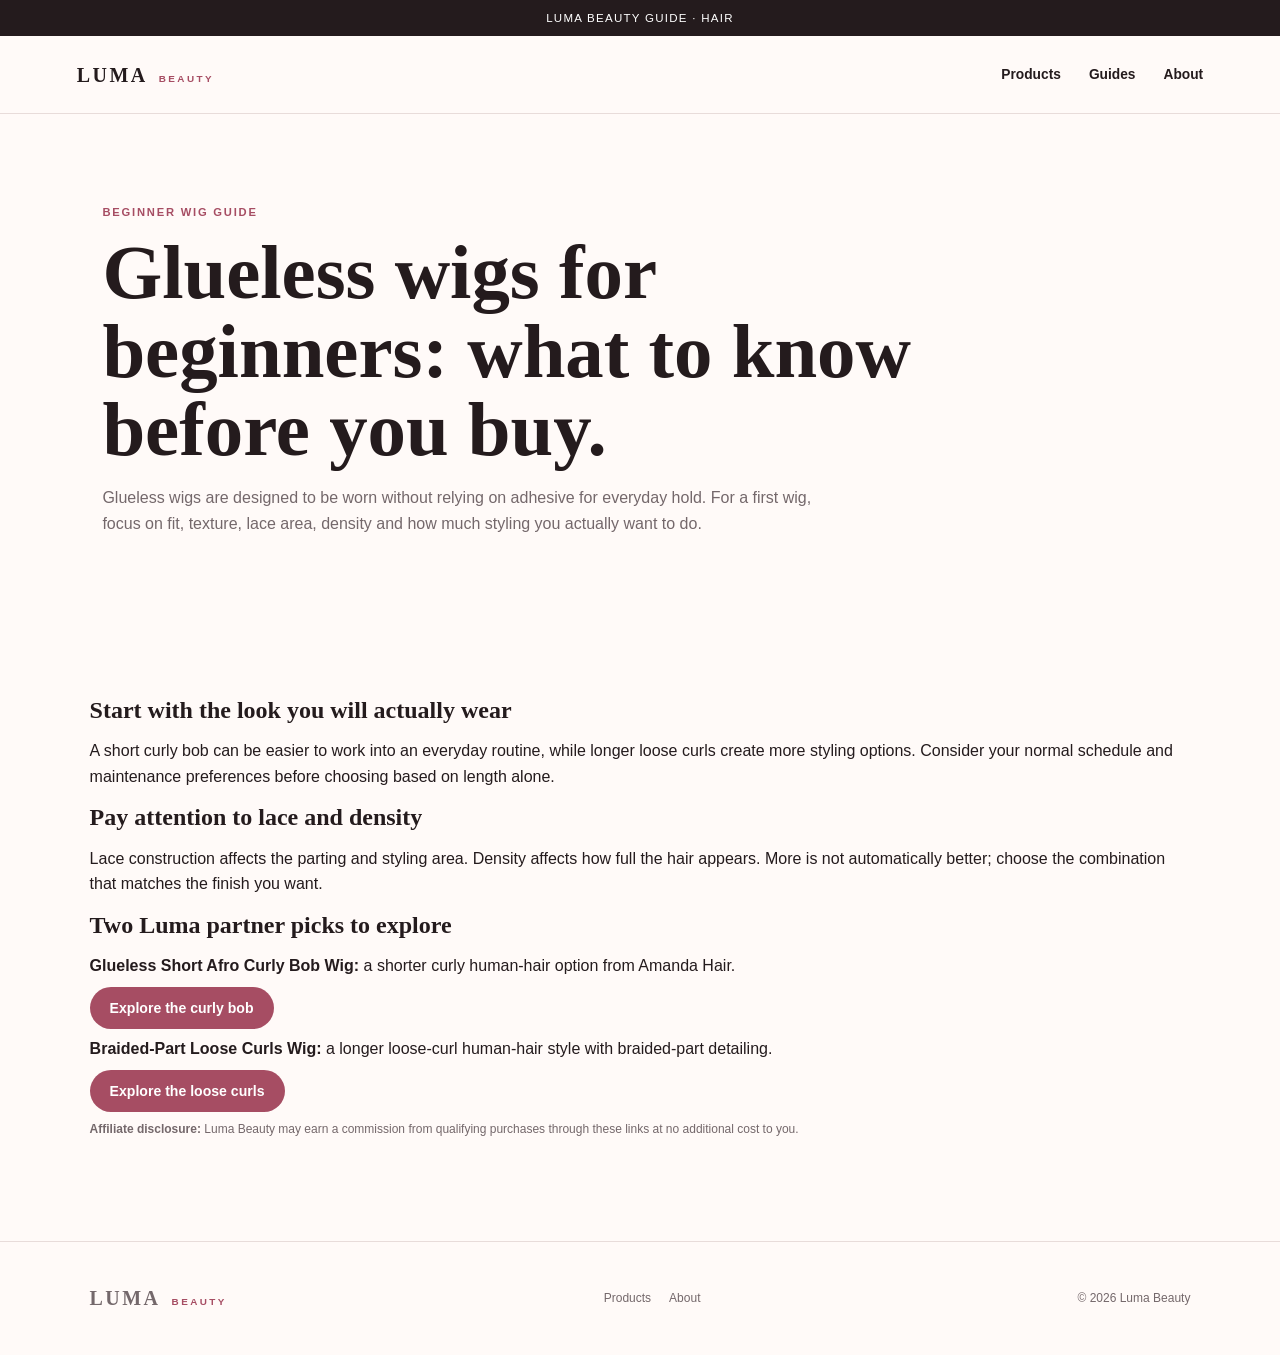
<file: guides/glueless-wigs-for-beginners.html>
<!DOCTYPE html><html lang="en"><head><meta charset="UTF-8"><meta name="viewport" content="width=device-width,initial-scale=1"><title>Glueless Wigs for Beginners: What to Know | Luma Beauty</title><meta name="description" content="A beginner-friendly guide to glueless wigs, including fit, texture, lace, density and two Amanda Hair styles to explore."><link rel="canonical" href="https://lumabeautyfashion.com/guides/glueless-wigs-for-beginners.html"><link rel="stylesheet" href="../styles.css"><script type="application/ld+json">{"@context":"https://schema.org","@type":"Article","headline":"Glueless Wigs for Beginners: What to Know Before You Buy","author":{"@type":"Organization","name":"Luma Beauty"},"publisher":{"@type":"Organization","name":"Luma Beauty"},"datePublished":"2026-09-21","dateModified":"2026-09-21","mainEntityOfPage":"https://lumabeautyfashion.com/guides/glueless-wigs-for-beginners.html"}</script></head><body><div class="announcement">LUMA BEAUTY GUIDE · HAIR</div><header class="site-header"><a class="brand" href="../index.html">LUMA <span>BEAUTY</span></a><nav class="nav-links"><a href="../products.html">Products</a><a href="../index.html#guides">Guides</a><a href="../about.html">About</a></nav></header><main><section class="catalog-hero"><p class="eyebrow">BEGINNER WIG GUIDE</p><h1>Glueless wigs for beginners: what to know before you buy.</h1><p>Glueless wigs are designed to be worn without relying on adhesive for everyday hold. For a first wig, focus on fit, texture, lace area, density and how much styling you actually want to do.</p></section><section class="section"><h2>Start with the look you will actually wear</h2><p>A short curly bob can be easier to work into an everyday routine, while longer loose curls create more styling options. Consider your normal schedule and maintenance preferences before choosing based on length alone.</p><h2>Pay attention to lace and density</h2><p>Lace construction affects the parting and styling area. Density affects how full the hair appears. More is not automatically better; choose the combination that matches the finish you want.</p><h2>Two Luma partner picks to explore</h2><p><strong>Glueless Short Afro Curly Bob Wig:</strong> a shorter curly human-hair option from Amanda Hair.</p><p><a class="button button-primary" rel="sponsored noopener" target="_blank" href="https://www.awin1.com/cread.php?awinmid=98061&amp;awinaffid=3088753&amp;clickref=hair&amp;clickref2=guide-afro-curly-bob&amp;ued=https%3A%2F%2Famandahairs.com%2Fproducts%2Fglueless-short-afro-curly-bob-wig-13-4-4-4-brazilian-curly-hair-bob-wigsamanda-hair">Explore the curly bob</a></p><p><strong>Braided-Part Loose Curls Wig:</strong> a longer loose-curl human-hair style with braided-part detailing.</p><p><a class="button button-primary" rel="sponsored noopener" target="_blank" href="https://www.awin1.com/cread.php?awinmid=98061&amp;awinaffid=3088753&amp;clickref=hair&amp;clickref2=guide-braided-loose-curls&amp;ued=https%3A%2F%2Famandahairs.com%2Fproducts%2Fglueless-exquisite-long-loose-curls-human-hair-wig-with-braided-parting-natural-black-100-human-hair-clear-transparent-lace-front-closure-wig-amanda-hair">Explore the loose curls</a></p><p class="catalog-note"><strong>Affiliate disclosure:</strong> Luma Beauty may earn a commission from qualifying purchases through these links at no additional cost to you.</p></section></main><footer><a class="brand footer-brand" href="../index.html">LUMA <span>BEAUTY</span></a><div class="footer-links"><a href="../products.html">Products</a><a href="../about.html">About</a></div><p>© 2026 Luma Beauty</p></footer><script src="../script.js"></script><script src="../luma-config.js"></script><script src="../creator-backend.js"></script></body></html>
</file>
<file: styles.css>
:root{--ink:#241b1d;--muted:#74686b;--paper:#fffaf8;--rose:#a64d63;--rose-dark:#783447;--blush:#f4dde2;--mauve:#e7dde8;--sand:#eee2d4;--cream:#f6efe7;--line:#e8dcda;--white:#fff;--shadow:0 18px 50px rgba(70,38,46,.09)}*{box-sizing:border-box}html{scroll-behavior:smooth}body{margin:0;background:var(--paper);color:var(--ink);font-family:'DM Sans',sans-serif;line-height:1.6}a{color:inherit;text-decoration:none}.announcement{background:var(--ink);color:#fff;text-align:center;font-size:.72rem;letter-spacing:.11em;padding:9px 16px}.site-header{height:78px;display:flex;align-items:center;justify-content:space-between;padding:0 clamp(22px,6vw,90px);border-bottom:1px solid var(--line);background:rgba(255,250,248,.95);position:sticky;top:0;z-index:30;backdrop-filter:blur(12px)}.brand{font-family:'Playfair Display',serif;font-size:1.25rem;font-weight:700;letter-spacing:.12em}.brand span{font-family:'DM Sans',sans-serif;font-size:.62rem;color:var(--rose);margin-left:5px}.nav-links{display:flex;gap:28px;font-size:.86rem;font-weight:600}.nav-links a:hover,.active-nav{color:var(--rose)}.menu-toggle{display:none;border:0;background:none;font-size:1.4rem}.hero{padding:72px clamp(22px,7vw,110px);display:grid;grid-template-columns:1.05fr .95fr;gap:50px;align-items:center;min-height:660px}.eyebrow,.mini-label,.product-kicker{color:var(--rose);font-size:.7rem;font-weight:700;letter-spacing:.16em;margin:0 0 12px}.hero h1,.section h2,.catalog-hero h1,.catalog-manage-note h2,.disclosure h2{font-family:'Playfair Display',serif;line-height:1.02;margin:0}.hero h1{font-size:clamp(3rem,6vw,5.6rem);letter-spacing:-.035em}.hero h1 em{color:var(--rose)}.hero-text{max-width:630px;color:var(--muted);font-size:1.05rem;margin:26px 0 30px}.hero-actions{display:flex;gap:12px;flex-wrap:wrap}.button{padding:13px 20px;border-radius:999px;font-size:.88rem;font-weight:700}.button-primary{background:var(--rose);color:#fff}.button-secondary{border:1px solid var(--line);background:#fff}.trust-row{display:flex;gap:22px;flex-wrap:wrap;margin-top:32px;color:var(--muted);font-size:.75rem}.editorial-orbit{height:500px;border-radius:48% 48% 24px 24px;background:linear-gradient(145deg,#f1d7dd,#eadde5 52%,#f6e7dd);position:relative;overflow:hidden;box-shadow:var(--shadow)}.orb{position:absolute;border-radius:50%;background:rgba(255,255,255,.42)}.orb-a{width:220px;height:220px;right:24px;top:25px}.orb-b{width:130px;height:130px;left:15px;bottom:40px}.orb-c{width:80px;height:80px;left:45%;top:9%}.beauty-object{position:absolute;box-shadow:0 18px 35px rgba(70,38,46,.14)}.lip-oil{width:46px;height:210px;background:#d7b09f;border-radius:22px;left:23%;top:27%;transform:rotate(-10deg)}.lip-oil:before{content:'';position:absolute;width:28px;height:65px;background:#a55a6a;border-radius:12px 12px 6px 6px;left:9px;top:35px}.lip-oil span{position:absolute;width:24px;height:85px;background:#3d3134;left:11px;top:-55px;border-radius:5px}.blush-compact{width:150px;height:150px;border-radius:50%;background:#71545b;right:16%;top:30%;display:grid;place-items:center}.blush-compact i{width:105px;height:105px;border-radius:50%;background:#c97f8c}.mascara{width:28px;height:185px;background:#44373a;border-radius:14px;left:45%;bottom:15%;transform:rotate(8deg)}.mascara span{position:absolute;width:7px;height:80px;background:#2b2224;left:10px;top:-56px}.orbit-note{position:absolute;right:5%;bottom:5%;background:rgba(255,255,255,.9);padding:16px 18px;border-radius:14px;display:flex;flex-direction:column;max-width:250px}.orbit-note small{color:var(--rose);font-size:.6rem;letter-spacing:.12em}.orbit-note strong{font-family:'Playfair Display',serif;font-size:1rem}.ticker{display:flex;gap:20px;justify-content:center;flex-wrap:wrap;padding:16px 24px;border-block:1px solid var(--line);font-size:.68rem;font-weight:700;letter-spacing:.14em}.ticker i{color:var(--rose)}.section{padding:90px clamp(22px,7vw,110px)}.section-heading{display:flex;justify-content:space-between;align-items:end;gap:40px;margin-bottom:36px}.section-heading h2,.catalog-manage-note h2,.disclosure h2{font-size:clamp(2.1rem,4vw,3.6rem)}.section-heading>p{max-width:470px;color:var(--muted);font-size:.9rem}.top-picks-section{background:#fff}.top-picks-grid{display:grid;grid-template-columns:1.35fr repeat(2,1fr);gap:18px}.top-pick{position:relative;background:var(--cream);border-radius:28px;padding:26px;min-height:240px;overflow:hidden}.hero-pick{grid-row:span 2;min-height:498px;background:linear-gradient(145deg,#f4dfe4,#f3e9e3)}.pick-rank{position:absolute;right:22px;top:18px;font-family:'Playfair Display',serif;font-size:2rem;color:rgba(36,27,29,.22)}.pick-art{height:220px;display:grid;place-items:center}.lip-stain-art span{width:58px;height:170px;border-radius:16px;background:#8f4356;transform:rotate(-12deg);box-shadow:0 18px 25px rgba(80,41,50,.15)}.pick-copy p,.top-pick>p{color:var(--muted);font-size:.76rem}.pick-copy h3,.top-pick h3{font-family:'Playfair Display',serif;font-size:1.5rem;margin:6px 0}.pick-copy a,.top-pick a{font-size:.78rem;font-weight:700;color:var(--rose)}.mini-art{height:95px;border-radius:50%;margin-bottom:20px}.oil-art{background:radial-gradient(circle at 45% 45%,#efc7cb 0 28%,transparent 29%),linear-gradient(135deg,#eadfe3,#f5ece8)}.blush-art{background:radial-gradient(circle,#bc6c7d 0 30%,#ead8de 31% 58%,#f6eeee 59%)}.mascara-art{background:linear-gradient(75deg,transparent 43%,#403336 44% 53%,transparent 54%),radial-gradient(circle,#e8dedf,#f8f2ef)}.skin-art{background:radial-gradient(circle at center,#d9bba2 0 35%,#efe2d4 36% 65%,#f8f0e9 66%)}.section-cta{margin-top:28px}.trend-section{background:var(--paper)}.trend-layout{display:grid;grid-template-columns:1.3fr .85fr .85fr;gap:18px}.trend-feature,.trend-small,.trend-wide{position:relative;border-radius:30px;padding:30px;overflow:hidden;min-height:280px}.trend-feature{grid-row:span 2;background:#f0d7dc}.trend-small{background:#eadfe7}.cocoa-wave{background:#e8ddd7}.trend-wide{grid-column:2/4;background:#e5e5e7;display:flex;justify-content:space-between;align-items:center}.trend-number{font-family:'Playfair Display',serif;color:rgba(36,27,29,.35);font-size:1.8rem}.trend-feature h3,.trend-small h3,.trend-wide h3{font-family:'Playfair Display',serif;font-size:1.6rem;margin:8px 0}.trend-feature p,.trend-small p,.trend-wide p{font-size:.8rem;color:var(--muted)}.trend-feature a{font-size:.78rem;font-weight:700;color:var(--rose)}.organic-swatch{position:absolute;width:170px;height:170px;border-radius:60% 40% 55% 45%;right:-30px;bottom:-20px}.swatch-berry{background:#8e4055}.soft-circle{width:85px;height:85px;border-radius:50%;position:absolute;right:18px;bottom:18px}.circle-rose{background:#bd7b8b}.circle-cocoa{background:#71514d}.shimmer-orb{width:120px;height:120px;border-radius:50%;background:radial-gradient(circle at 35% 30%,#fff,#b8b8c0 45%,#777784 75%,#f7f7fb)}.guide-list{display:grid;border-top:1px solid var(--line)}.guide-list a{display:grid;grid-template-columns:60px 1fr auto;align-items:center;padding:24px 0;border-bottom:1px solid var(--line)}.guide-list span{color:var(--rose);font-size:.72rem}.guide-list strong{font-family:'Playfair Display',serif;font-size:1.35rem}.guide-list em{font-style:normal;font-size:.75rem;color:var(--muted)}.why-section{display:grid;grid-template-columns:.8fr 1.2fr;gap:70px;background:var(--ink);color:#fff}.why-copy p:last-child,.principles p{color:#c4b9bb}.principles{display:grid;grid-template-columns:repeat(3,1fr);gap:25px}.principles strong{color:#c98698;font-size:.72rem}.principles h3{font-family:'Playfair Display',serif}.disclosure{margin:0 clamp(22px,7vw,110px) 80px;padding:48px;border:1px solid var(--line);border-radius:24px;display:grid;grid-template-columns:.8fr 1.2fr;gap:60px}.disclosure>p{color:var(--muted)}.catalog-hero{padding:90px clamp(22px,8vw,130px) 55px}.catalog-hero h1{font-size:clamp(3rem,6vw,5.2rem);max-width:900px}.catalog-hero>p:last-child{max-width:720px;color:var(--muted);font-size:1rem}.catalog-tools{padding:0 clamp(22px,8vw,130px) 32px}.filters{display:flex;gap:8px;flex-wrap:wrap}.filter{border:1px solid var(--line);background:#fff;padding:9px 16px;border-radius:999px;font:600 .78rem 'DM Sans',sans-serif;cursor:pointer;color:var(--muted)}.filter.active,.filter:hover{background:var(--ink);color:#fff}.catalog-note{font-size:.75rem;color:var(--muted);margin-top:14px}.catalog-grid{padding:10px clamp(22px,8vw,130px) 90px;display:grid;grid-template-columns:repeat(2,1fr);gap:20px}.catalog-item{display:grid;grid-template-columns:180px 1fr;gap:22px;padding:22px;border-top:1px solid var(--line);background:#fff}.product-card.hidden{display:none}.catalog-art{min-height:220px;border-radius:50% 50% 32% 68%/40% 60% 40% 60%;display:grid;place-items:center;background:#f1e3e5}.catalog-art span{display:block}.art-stain span,.art-oil span,.art-mascara span,.art-lipliner span,.art-eyeliner span,.art-shadow span,.art-brow span{width:34px;height:130px;border-radius:14px;background:#8e4055}.art-oil{background:#f0dde3}.art-oil span{background:#d7a1a6}.art-lipliner{background:#eadfd8}.art-lipliner span{height:150px;width:16px;background:#7e4a48;transform:rotate(12deg)}.art-blush{background:#efdce0}.art-blush span{width:110px;height:110px;border-radius:50%;background:#b9697b}.art-mascara{background:#e5dfe4}.art-mascara span{background:#3c3033}.art-skin,.art-concealer{background:#efe3d7}.art-skin span,.art-concealer span{width:70px;height:120px;border-radius:15px;background:#d1ae94}.art-shadow{background:#dddde4}.art-shadow span{background:#86818e}.art-eyeliner{background:#e5d7d6}.art-eyeliner span{width:14px;background:#443638;transform:rotate(-15deg)}.art-brow{background:#e7dfdb}.art-brow span{background:#574548}.art-spray{background:#e6ecea}.art-spray span{width:62px;height:125px;border-radius:12px;background:#99aaa5}.art-brush{background:#efe5db}.art-brush span{width:24px;height:135px;border-radius:12px;background:#9a6f59;box-shadow:0 -35px 0 18px #4b3938}.catalog-item h2{font-family:'Playfair Display',serif;margin:5px 0;font-size:1.7rem}.catalog-item>div:last-child>p:not(.product-kicker){font-size:.8rem;color:var(--muted)}.priority{display:inline-block;font-size:.57rem;letter-spacing:.09em;padding:5px 8px;border-radius:999px;background:#f3e6e8;color:var(--rose);font-weight:700}.catalog-meta{display:flex;gap:12px;flex-wrap:wrap;margin:14px 0;font-size:.68rem;color:var(--muted)}.coming-button{border:1px solid var(--line);background:#faf7f4;padding:10px 12px;border-radius:999px;font-size:.68rem;color:var(--muted)}.catalog-manage-note{margin:0 clamp(22px,8vw,130px) 90px;padding:46px;background:var(--ink);color:#fff;border-radius:28px}.catalog-manage-note p:last-child{color:#c7bcbe;max-width:800px}.footer-links{display:flex;gap:18px}footer{border-top:1px solid var(--line);padding:35px clamp(22px,7vw,110px);display:flex;justify-content:space-between;align-items:center;gap:18px;color:var(--muted);font-size:.75rem}@media(max-width:980px){.hero{grid-template-columns:1fr}.top-picks-grid{grid-template-columns:1fr 1fr}.hero-pick{grid-row:auto;grid-column:1/3}.trend-layout{grid-template-columns:1fr 1fr}.trend-feature{grid-row:auto;grid-column:1/3}.trend-wide{grid-column:1/3}.catalog-grid{grid-template-columns:1fr}.why-section,.disclosure{grid-template-columns:1fr}}@media(max-width:700px){.site-header{height:68px}.menu-toggle{display:block}.nav-links{display:none;position:absolute;top:68px;left:0;right:0;background:var(--paper);padding:22px;flex-direction:column;border-bottom:1px solid var(--line)}.nav-links.open{display:flex}.hero{padding-top:45px}.editorial-orbit{height:360px}.section{padding-top:60px;padding-bottom:60px}.section-heading{display:block}.section-heading>p{margin-top:14px}.top-picks-grid{grid-template-columns:1fr}.hero-pick{grid-column:auto;min-height:420px}.trend-layout{display:block}.trend-feature,.trend-small,.trend-wide{margin-bottom:14px}.trend-wide{display:block}.guide-list a{grid-template-columns:40px 1fr}.guide-list em{display:none}.principles{grid-template-columns:1fr}.catalog-grid{padding-left:22px;padding-right:22px}.catalog-item{grid-template-columns:1fr}.catalog-art{min-height:180px}.catalog-manage-note{padding:30px}.footer-links{flex-wrap:wrap}footer{flex-direction:column;align-items:flex-start}}
/* Expanded category-first Luma storefront */
.category-section{background:#fffaf8}.category-grid{display:grid;grid-template-columns:repeat(4,minmax(0,1fr));gap:16px}.category-tile{display:flex;flex-direction:column;min-height:260px;padding:28px;border-radius:24px;transition:transform .2s,box-shadow .2s}.category-tile:hover,.partner-grid a:hover{transform:translateY(-3px);box-shadow:var(--shadow)}.category-tile span{font-size:.64rem;letter-spacing:.12em;font-weight:700}.category-tile h3{font:700 clamp(1.45rem,2.3vw,2rem) 'Playfair Display',serif;margin:20px 0 6px}.category-tile p{font-size:.84rem;line-height:1.5;margin:0 0 20px}.category-tile strong{margin-top:auto;font-size:.78rem}.tile-makeup{background:#f1dce2}.tile-skin{background:#f1e6d9}.tile-hair{background:#e7dfe9}.tile-care{background:#dfece7}.partner-section{background:#fff}.partner-grid{display:grid;grid-template-columns:repeat(3,minmax(0,1fr));gap:14px}.partner-grid a{border:1px solid var(--line);border-radius:18px;padding:24px;display:flex;flex-direction:column;gap:10px;transition:transform .2s,box-shadow .2s}.partner-grid strong{font:700 1.35rem 'Playfair Display',serif}.partner-grid span{font-size:.78rem;color:var(--rose)}.catalog-search-wrap{padding:0 clamp(22px,8vw,130px) 24px;display:flex;flex-direction:column;gap:8px}.catalog-search-wrap label{font-size:.8rem;font-weight:700}.catalog-search-wrap input{width:100%;max-width:520px;border:1px solid var(--line);border-radius:12px;background:#fff;padding:14px 16px;font:inherit}.catalog-search-wrap input:focus{outline:2px solid var(--rose);outline-offset:2px}.catalog-search-wrap p{font-size:.75rem;color:var(--muted);margin:0}.catalog-empty{text-align:center;padding:20px 22px 80px;color:var(--muted)}.catalog-item{border:1px solid var(--line);border-radius:20px;box-shadow:0 8px 24px rgba(70,38,46,.04)}.shop-button{display:inline-block;background:var(--rose);color:#fff;padding:12px 19px;border-radius:999px;font-size:.8rem;font-weight:700;transition:background .2s}.shop-button:hover{background:var(--rose-dark)}.shop-button:focus-visible,.filter:focus-visible,.category-tile:focus-visible{outline:3px solid var(--rose);outline-offset:3px}.catalog-item{scroll-margin-top:100px}@media(max-width:980px){.category-grid{grid-template-columns:repeat(2,minmax(0,1fr))}}@media(max-width:700px){.category-grid,.partner-grid{grid-template-columns:1fr}.category-tile{min-height:210px}.catalog-hero{padding-top:54px}.catalog-item{padding:18px}.catalog-search-wrap{padding-left:22px;padding-right:22px}}

/* Unsplash editorial category imagery; fallback colors remain when images fail. */
.category-tile{position:relative;isolation:isolate;overflow:hidden;background:#e7dfe2;color:#fff;text-shadow:0 1px 9px rgba(0,0,0,.28)}
.category-photo{position:absolute;inset:0;width:100%;height:100%;object-fit:cover;z-index:-2;transition:transform .35s ease}
.category-tile::before{content:"";position:absolute;inset:0;background:linear-gradient(180deg,rgba(25,16,22,.16),rgba(25,16,22,.74));z-index:-1}
.category-tile:hover .category-photo{transform:scale(1.045)}
.category-overlay{display:flex;flex:1;flex-direction:column;min-height:100%}
.category-tile:focus-visible{outline:3px solid var(--rose);outline-offset:3px}
@media(prefers-reduced-motion:reduce){.category-photo{transition:none}}
</file>
<file: creator.css>
.creator-hero{padding:80px clamp(22px,7vw,110px);display:grid;grid-template-columns:1.05fr .95fr;gap:60px;align-items:center;min-height:640px}.creator-hero h1,.creator-apply h2,.creator-economics h2,.creator-faq h2{font-family:'Playfair Display',serif;line-height:1.02;margin:0}.creator-hero h1{font-size:clamp(3rem,6vw,5.5rem);letter-spacing:-.035em}.creator-hero h1 em{color:var(--rose)}.creator-lead{max-width:720px;color:var(--muted);font-size:1.03rem;margin:25px 0 30px}.creator-orbit{height:470px;position:relative;border-radius:50%;background:radial-gradient(circle at 50% 45%,#f7edf0,#eadde7 62%,#e4d6d9);overflow:hidden}.creator-ring{position:absolute;inset:48px;border:1px solid rgba(36,27,29,.12);border-radius:50%}.creator-phone{position:absolute;left:50%;top:50%;transform:translate(-50%,-50%) rotate(-6deg);width:150px;height:285px;border:10px solid #352b2d;border-radius:28px;background:#fff6f3;display:grid;place-items:center;text-align:center;font-family:'Playfair Display',serif;font-size:1.55rem;box-shadow:0 25px 55px rgba(60,35,43,.16)}.creator-phone span{display:block;font-family:'DM Sans',sans-serif;font-size:.62rem;letter-spacing:.14em;color:var(--rose)}.creator-bubble{position:absolute;width:82px;height:82px;border-radius:50%;display:grid;place-items:center;background:#fff;font-size:.65rem;font-weight:700;letter-spacing:.12em;box-shadow:0 12px 30px rgba(60,35,43,.1)}.bubble-one{left:10%;top:18%}.bubble-two{right:8%;top:25%}.bubble-three{right:18%;bottom:10%}.creator-steps{padding:0 clamp(22px,7vw,110px) 90px;display:grid;grid-template-columns:repeat(4,1fr);gap:18px}.creator-steps article{border-top:1px solid var(--line);padding:26px 8px 8px}.creator-steps span{color:var(--rose);font-size:.7rem}.creator-steps h2{font-family:'Playfair Display',serif;font-size:1.55rem;margin:12px 0 6px}.creator-steps p{color:var(--muted);font-size:.8rem}.creator-economics{padding:80px clamp(22px,7vw,110px);background:var(--ink);color:#fff}.creator-economics>div:first-child{display:grid;grid-template-columns:.8fr 1.2fr;align-items:end;gap:50px}.creator-economics h2,.creator-apply h2,.creator-faq h2{font-size:clamp(2.2rem,4vw,3.7rem)}.economics-grid{display:grid;grid-template-columns:repeat(3,1fr);gap:20px;margin-top:42px}.economics-grid>div{border-top:1px solid rgba(255,255,255,.2);padding-top:20px}.economics-grid strong{font-family:'Playfair Display',serif;font-size:1.2rem}.economics-grid p,.program-note{color:#c9bec0;font-size:.82rem}.program-note{margin-top:35px;max-width:950px}.creator-apply{padding:90px clamp(22px,7vw,110px);display:grid;grid-template-columns:.8fr 1.2fr;gap:70px;align-items:start}.apply-copy>p:not(.eyebrow){color:var(--muted)}.creator-fit{display:flex;flex-wrap:wrap;gap:8px;margin-top:25px}.creator-fit span{padding:8px 11px;border:1px solid var(--line);border-radius:999px;font-size:.68rem;color:var(--muted);background:#fff}.creator-form{background:#fff;border:1px solid var(--line);border-radius:28px;padding:30px;box-shadow:var(--shadow)}.creator-form label{display:block;font-size:.73rem;font-weight:700;margin-bottom:16px}.creator-form input,.creator-form select,.creator-form textarea{width:100%;margin-top:7px;border:1px solid var(--line);border-radius:12px;padding:13px 14px;background:#fffdfc;font:inherit;color:var(--ink)}.creator-form textarea{resize:vertical}.field-row{display:grid;grid-template-columns:1fr 1fr;gap:14px}.check-field{display:flex!important;gap:10px;align-items:flex-start;font-weight:500!important;color:var(--muted)}.check-field input{width:auto;margin-top:4px}.creator-submit{border:0;cursor:pointer}.form-status{font-size:.7rem;color:var(--muted);margin:12px 0 0}.form-status.saved{color:var(--rose-dark);font-weight:600}.creator-faq{padding:0 clamp(22px,7vw,110px) 90px;max-width:1050px}.creator-faq details{border-top:1px solid var(--line);padding:20px 0}.creator-faq summary{font-family:'Playfair Display',serif;font-size:1.2rem;cursor:pointer}.creator-faq details p{color:var(--muted);font-size:.82rem;max-width:800px}.creator-faq details:last-child{border-bottom:1px solid var(--line)}@media(max-width:980px){.creator-hero,.creator-apply{grid-template-columns:1fr}.creator-steps{grid-template-columns:1fr 1fr}.creator-economics>div:first-child{grid-template-columns:1fr}.economics-grid{grid-template-columns:1fr}}@media(max-width:700px){.creator-hero{padding-top:45px}.creator-orbit{height:360px}.creator-steps{grid-template-columns:1fr}.field-row{grid-template-columns:1fr}.creator-form{padding:22px}.creator-faq{padding-bottom:60px}}
</file>
